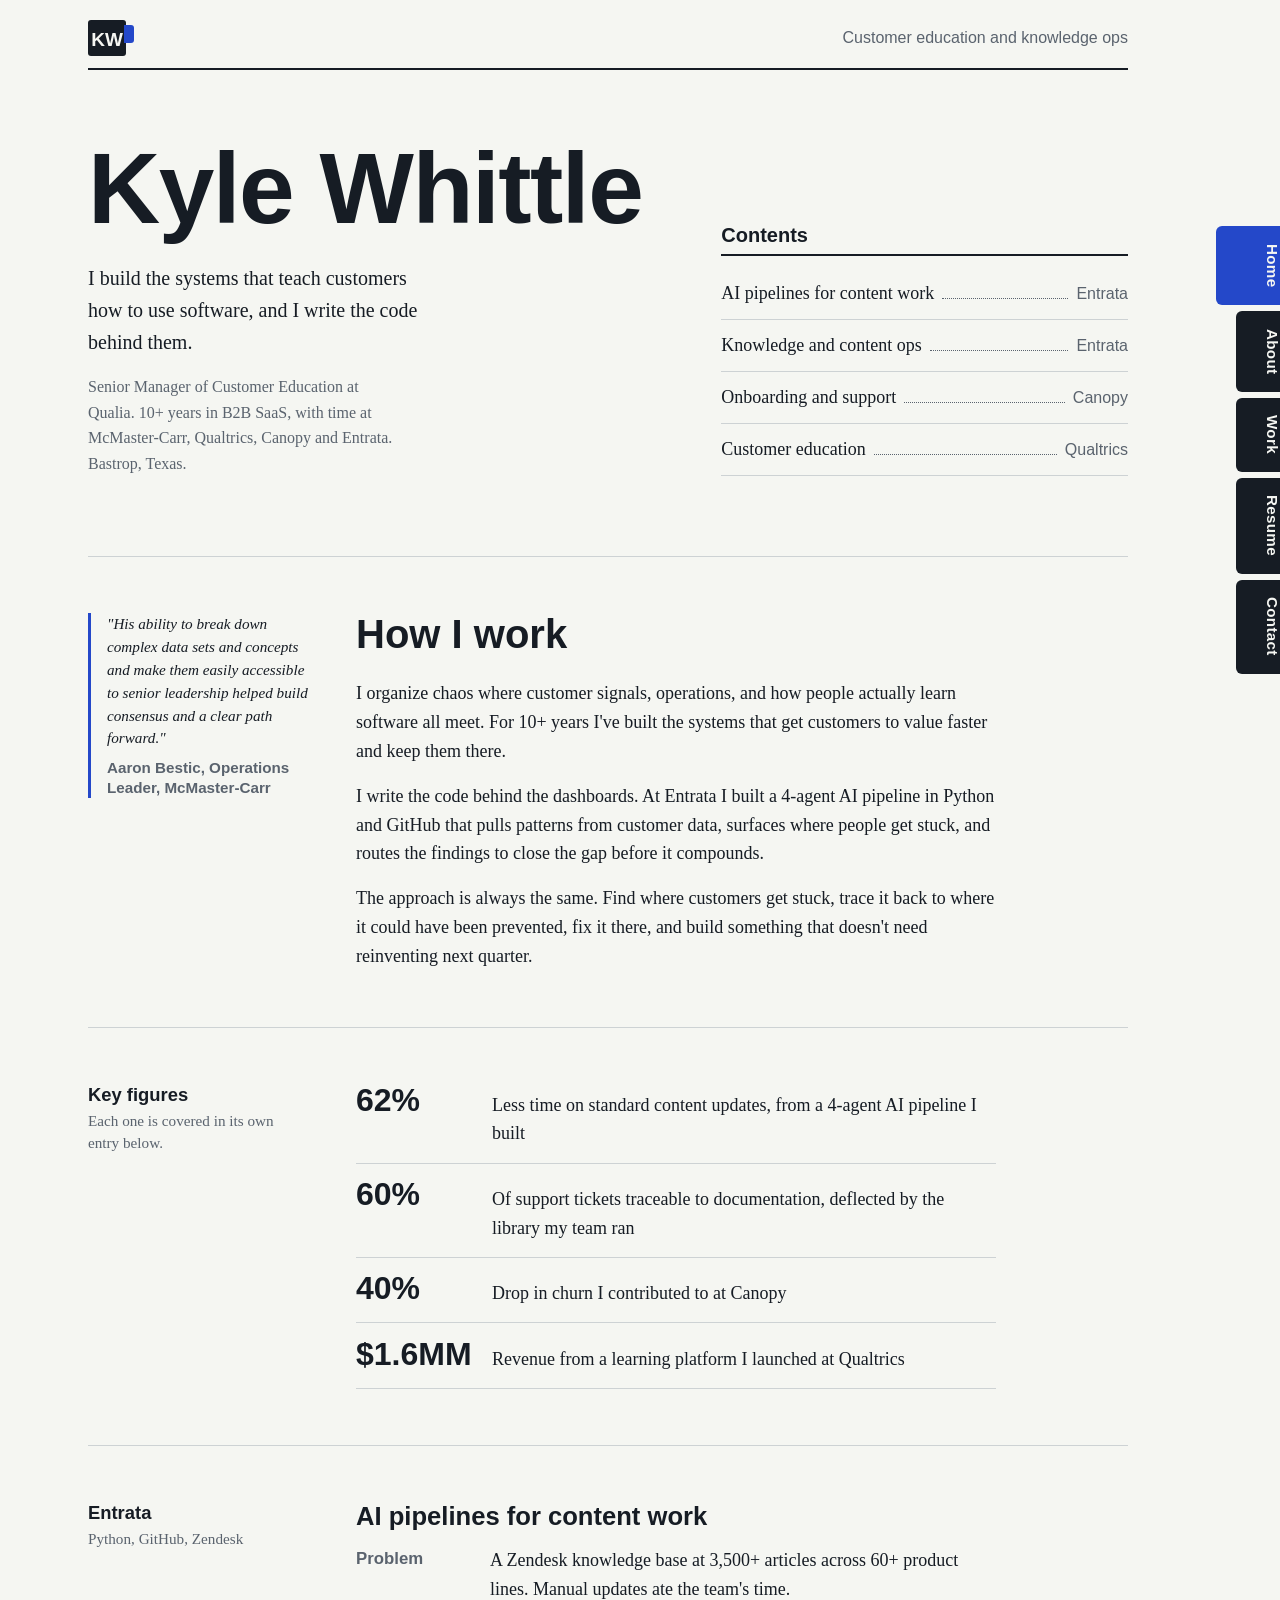
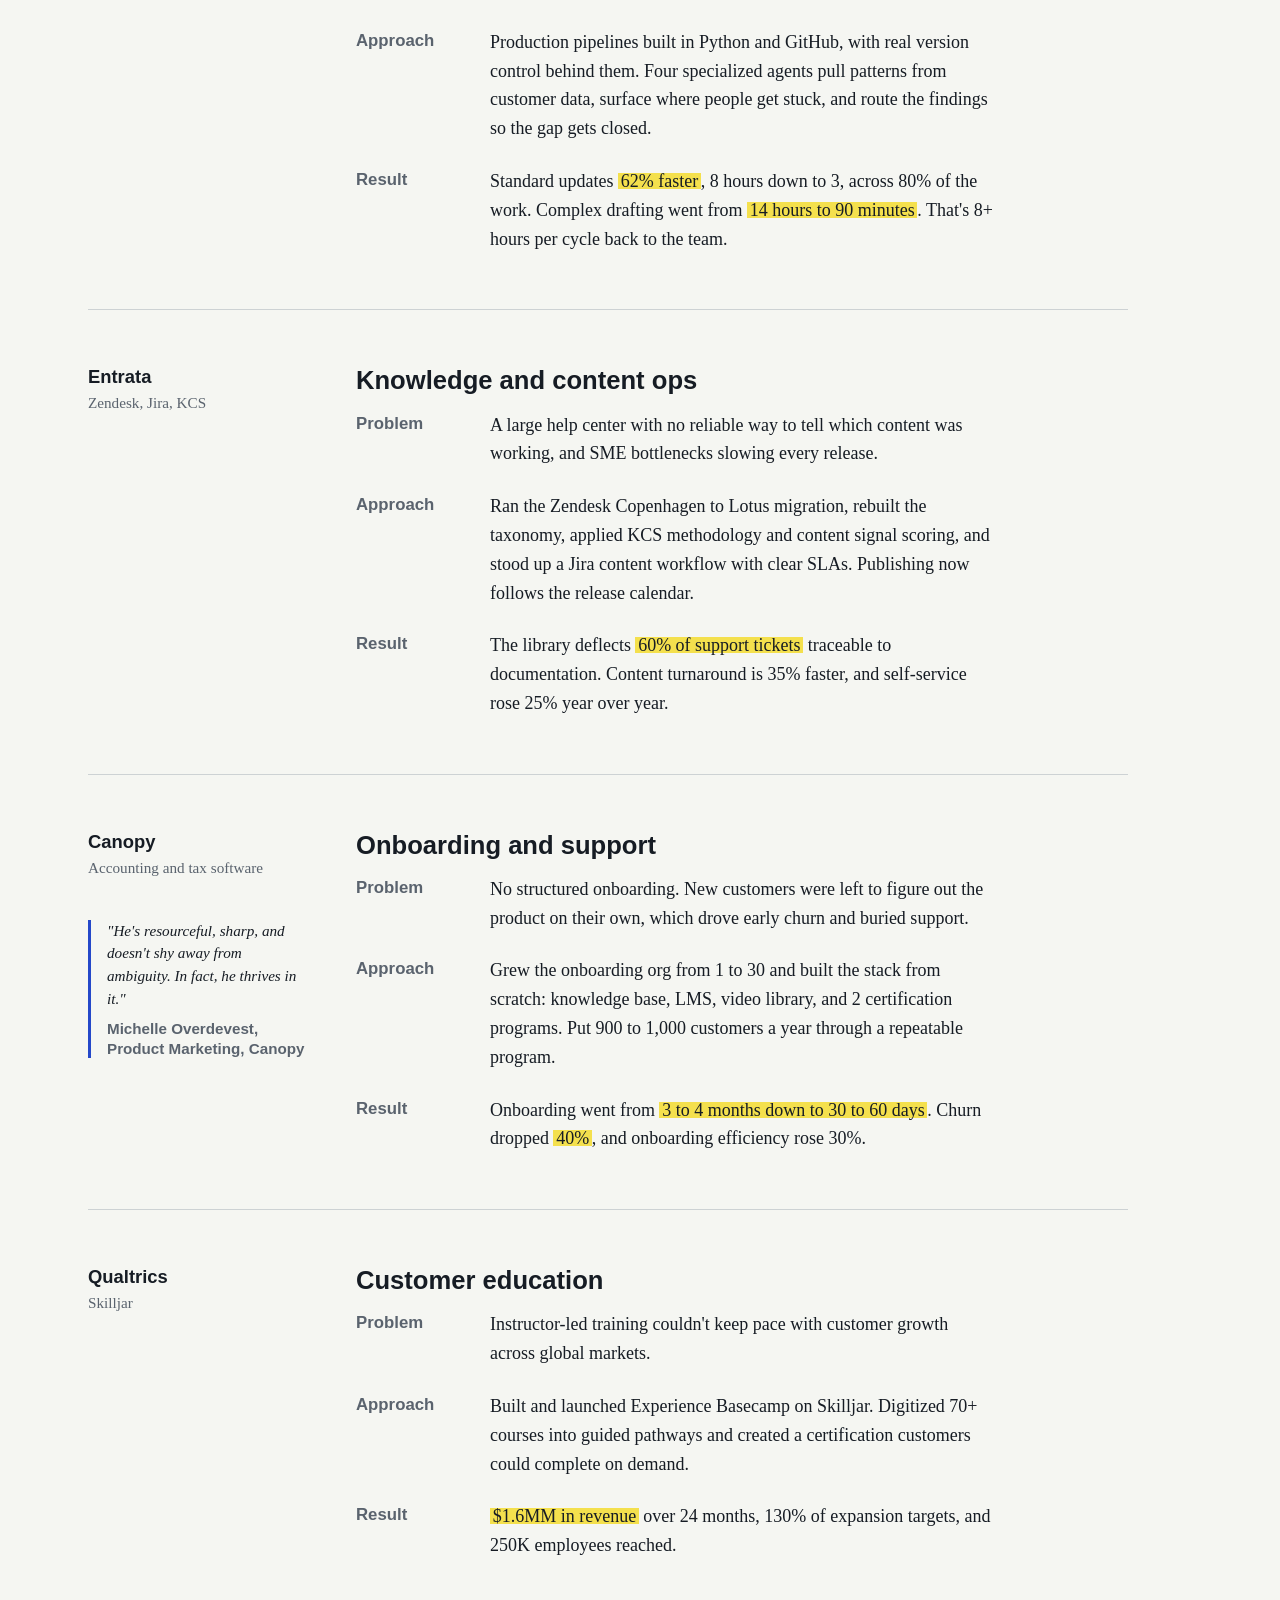
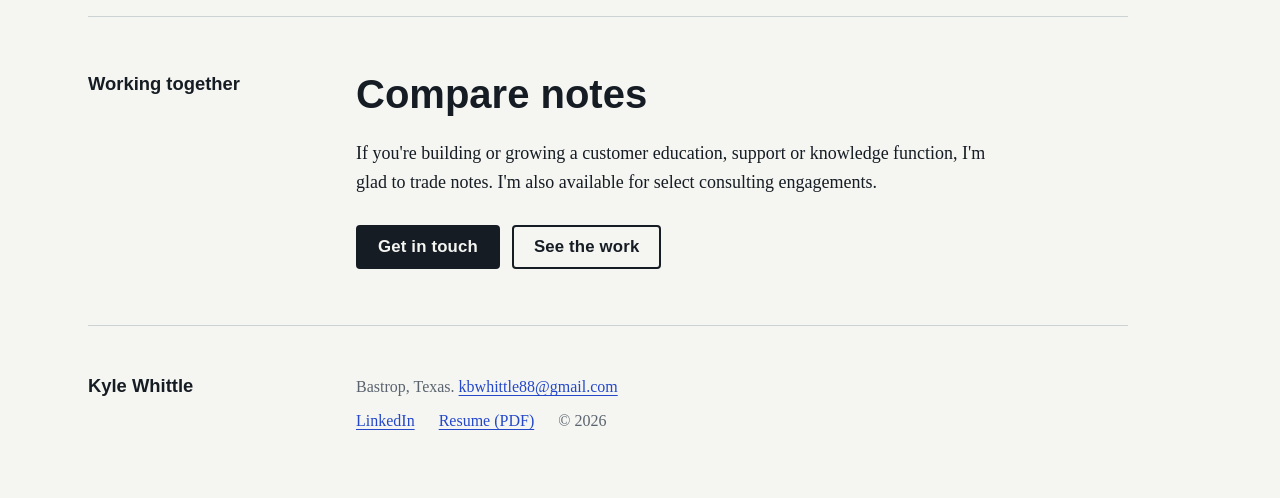
<file: index.html>
<!doctype html>
<html lang="en">
  <head>
    <meta charset="utf-8">
    <meta name="viewport" content="width=device-width, initial-scale=1">
    <link rel="stylesheet" href="css/mystyle.css">
    <link rel="icon" href="images/favicon.svg" type="image/svg+xml">

    <title>Kyle Whittle</title>
    <meta name="description" content="Customer experience and operations leader. I build AI into customer-facing teams and measure what it returns. 10+ years in B2B SaaS across knowledge, support, and onboarding.">
    <meta property="og:title" content="Kyle Whittle">
    <meta property="og:description" content="Customer experience and operations leader. I build AI into customer-facing teams and measure what it returns. 10+ years in B2B SaaS across knowledge, support, and onboarding.">
    <meta property="og:type" content="website">
  </head>
  <body>
    <a class="skip" href="#main">Skip to content</a>

    <nav aria-label="Pages">
      <ul class="tabs">
        <li><a href="index.html" aria-current="page">Home</a></li>
        <li><a href="about.html">About</a></li>
        <li><a href="portfolio.html">Work</a></li>
        <li><a href="resume.html">Resume</a></li>
        <li><a href="contact.html">Contact</a></li>
      </ul>
    </nav>

    <div class="page"><div class="wrap">

      <header class="runhead">
        <a href="index.html" class="logo" aria-label="Kyle Whittle, home">
          <svg width="46" height="36" viewBox="0 0 46 36" aria-hidden="true" focusable="false">
            <rect x="0" y="0" width="38" height="36" rx="3" fill="#161C24"/>
            <path d="M36 5 H43 a3 3 0 0 1 3 3 V20 a3 3 0 0 1 -3 3 H36 Z" fill="#2448C9"/>
            <text x="19" y="25.5" text-anchor="middle">KW</text>
          </svg>
        </a>
        <span>Customer education and knowledge ops</span>
      </header>

      <main id="main">

        <!-- COVER -->
        <section class="cover">
          <div>
            <h1>Kyle Whittle</h1>
            <p class="lede">I build the systems that teach customers how to use software, and I write the code behind them.</p>
            <p class="where">Senior Manager of Customer Education at Qualia. 10+ years in B2B SaaS, with time at McMaster-Carr, Qualtrics, Canopy and Entrata. Bastrop, Texas.</p>
          </div>
          <nav class="contents" aria-label="Contents">
            <h2>Contents</h2>
            <ol>
              <li><a href="#pipelines">AI pipelines for content work <span class="pg">Entrata</span></a></li>
              <li><a href="#knowledge">Knowledge and content ops <span class="pg">Entrata</span></a></li>
              <li><a href="#onboarding">Onboarding and support <span class="pg">Canopy</span></a></li>
              <li><a href="#education">Customer education <span class="pg">Qualtrics</span></a></li>
            </ol>
          </nav>
        </section>

        <!-- HOW I WORK -->
        <section class="sec">
          <div class="margin after">
            <blockquote class="note">"His ability to break down complex data sets and concepts and make them easily accessible to senior leadership helped build consensus and a clear path forward."
              <cite>Aaron Bestic, Operations Leader, McMaster-Carr</cite></blockquote>
          </div>
          <div>
            <h2>How I work</h2>
            <p>I organize chaos where customer signals, operations, and how people actually learn software all meet. For 10+ years I've built the systems that get customers to value faster and keep them there.</p>
            <p>I write the code behind the dashboards. At Entrata I built a 4-agent AI pipeline in Python and GitHub that pulls patterns from customer data, surfaces where people get stuck, and routes the findings to close the gap before it compounds.</p>
            <p>The approach is always the same. Find where customers get stuck, trace it back to where it could have been prevented, fix it there, and build something that doesn't need reinventing next quarter.</p>
          </div>
        </section>

        <!-- KEY FIGURES -->
        <section class="sec">
          <div class="margin">
            <h4>Key figures</h4>
            <p>Each one is covered in its own entry below.</p>
          </div>
          <table class="figures">
            <tr><td class="num">62%</td><td>Less time on standard content updates, from a 4-agent AI pipeline I built</td></tr>
            <tr><td class="num">60%</td><td>Of support tickets traceable to documentation, deflected by the library my team ran</td></tr>
            <tr><td class="num">40%</td><td>Drop in churn I contributed to at Canopy</td></tr>
            <tr><td class="num">$1.6MM</td><td>Revenue from a learning platform I launched at Qualtrics</td></tr>
          </table>
        </section>

        <!-- AI PIPELINES -->
        <section class="sec" id="pipelines">
          <div class="margin">
            <h4>Entrata</h4>
            <p>Python, GitHub, Zendesk</p>
          </div>
          <div>
            <h3>AI pipelines for content work</h3>
            <dl class="entry">
              <dt>Problem</dt>
              <dd>A Zendesk knowledge base at 3,500+ articles across 60+ product lines. Manual updates ate the team's time.</dd>
              <dt>Approach</dt>
              <dd>Production pipelines built in Python and GitHub, with real version control behind them. Four specialized agents pull patterns from customer data, surface where people get stuck, and route the findings so the gap gets closed.</dd>
              <dt>Result</dt>
              <dd>Standard updates <mark>62% faster</mark>, 8 hours down to 3, across 80% of the work. Complex drafting went from <mark>14 hours to 90 minutes</mark>. That's 8+ hours per cycle back to the team.</dd>
            </dl>
          </div>
        </section>

        <!-- KNOWLEDGE OPS -->
        <section class="sec" id="knowledge">
          <div class="margin">
            <h4>Entrata</h4>
            <p>Zendesk, Jira, KCS</p>
          </div>
          <div>
            <h3>Knowledge and content ops</h3>
            <dl class="entry">
              <dt>Problem</dt>
              <dd>A large help center with no reliable way to tell which content was working, and SME bottlenecks slowing every release.</dd>
              <dt>Approach</dt>
              <dd>Ran the Zendesk Copenhagen to Lotus migration, rebuilt the taxonomy, applied KCS methodology and content signal scoring, and stood up a Jira content workflow with clear SLAs. Publishing now follows the release calendar.</dd>
              <dt>Result</dt>
              <dd>The library deflects <mark>60% of support tickets</mark> traceable to documentation. Content turnaround is 35% faster, and self-service rose 25% year over year.</dd>
            </dl>
          </div>
        </section>

        <!-- ONBOARDING -->
        <section class="sec" id="onboarding">
          <div class="margin">
            <h4>Canopy</h4>
            <p>Accounting and tax software</p>
            <blockquote class="note">"He's resourceful, sharp, and doesn't shy away from ambiguity. In fact, he thrives in it."
              <cite>Michelle Overdevest, Product Marketing, Canopy</cite></blockquote>
          </div>
          <div>
            <h3>Onboarding and support</h3>
            <dl class="entry">
              <dt>Problem</dt>
              <dd>No structured onboarding. New customers were left to figure out the product on their own, which drove early churn and buried support.</dd>
              <dt>Approach</dt>
              <dd>Grew the onboarding org from 1 to 30 and built the stack from scratch: knowledge base, LMS, video library, and 2 certification programs. Put 900 to 1,000 customers a year through a repeatable program.</dd>
              <dt>Result</dt>
              <dd>Onboarding went from <mark>3 to 4 months down to 30 to 60 days</mark>. Churn dropped <mark>40%</mark>, and onboarding efficiency rose 30%.</dd>
            </dl>
          </div>
        </section>

        <!-- EDUCATION -->
        <section class="sec" id="education">
          <div class="margin">
            <h4>Qualtrics</h4>
            <p>Skilljar</p>
          </div>
          <div>
            <h3>Customer education</h3>
            <dl class="entry">
              <dt>Problem</dt>
              <dd>Instructor-led training couldn't keep pace with customer growth across global markets.</dd>
              <dt>Approach</dt>
              <dd>Built and launched Experience Basecamp on Skilljar. Digitized 70+ courses into guided pathways and created a certification customers could complete on demand.</dd>
              <dt>Result</dt>
              <dd><mark>$1.6MM in revenue</mark> over 24 months, 130% of expansion targets, and 250K employees reached.</dd>
            </dl>
          </div>
        </section>

        <!-- CLOSE -->
        <section class="sec">
          <div class="margin">
            <h4>Working together</h4>
          </div>
          <div>
            <h2>Compare notes</h2>
            <p>If you're building or growing a customer education, support or knowledge function, I'm glad to trade notes. I'm also available for select consulting engagements.</p>
            <div class="actions">
              <a href="contact.html" class="btn">Get in touch</a>
              <a href="portfolio.html" class="btn alt">See the work</a>
            </div>
          </div>
        </section>

      </main>

      <footer class="colophon">
        <div><strong>Kyle Whittle</strong></div>
        <div>
          <p>Bastrop, Texas. <a href="mailto:kbwhittle88@gmail.com">kbwhittle88@gmail.com</a></p>
          <ul>
            <li><a href="https://www.linkedin.com/in/kwhittle88" target="_blank" rel="noopener">LinkedIn</a></li>
            <li><a href="files/Kyle_Whittle_Resume_KnowledgeOps.pdf">Resume (PDF)</a></li>
            <li>&copy; 2026</li>
          </ul>
        </div>
      </footer>

    </div></div>
  </body>
</html>
</file>
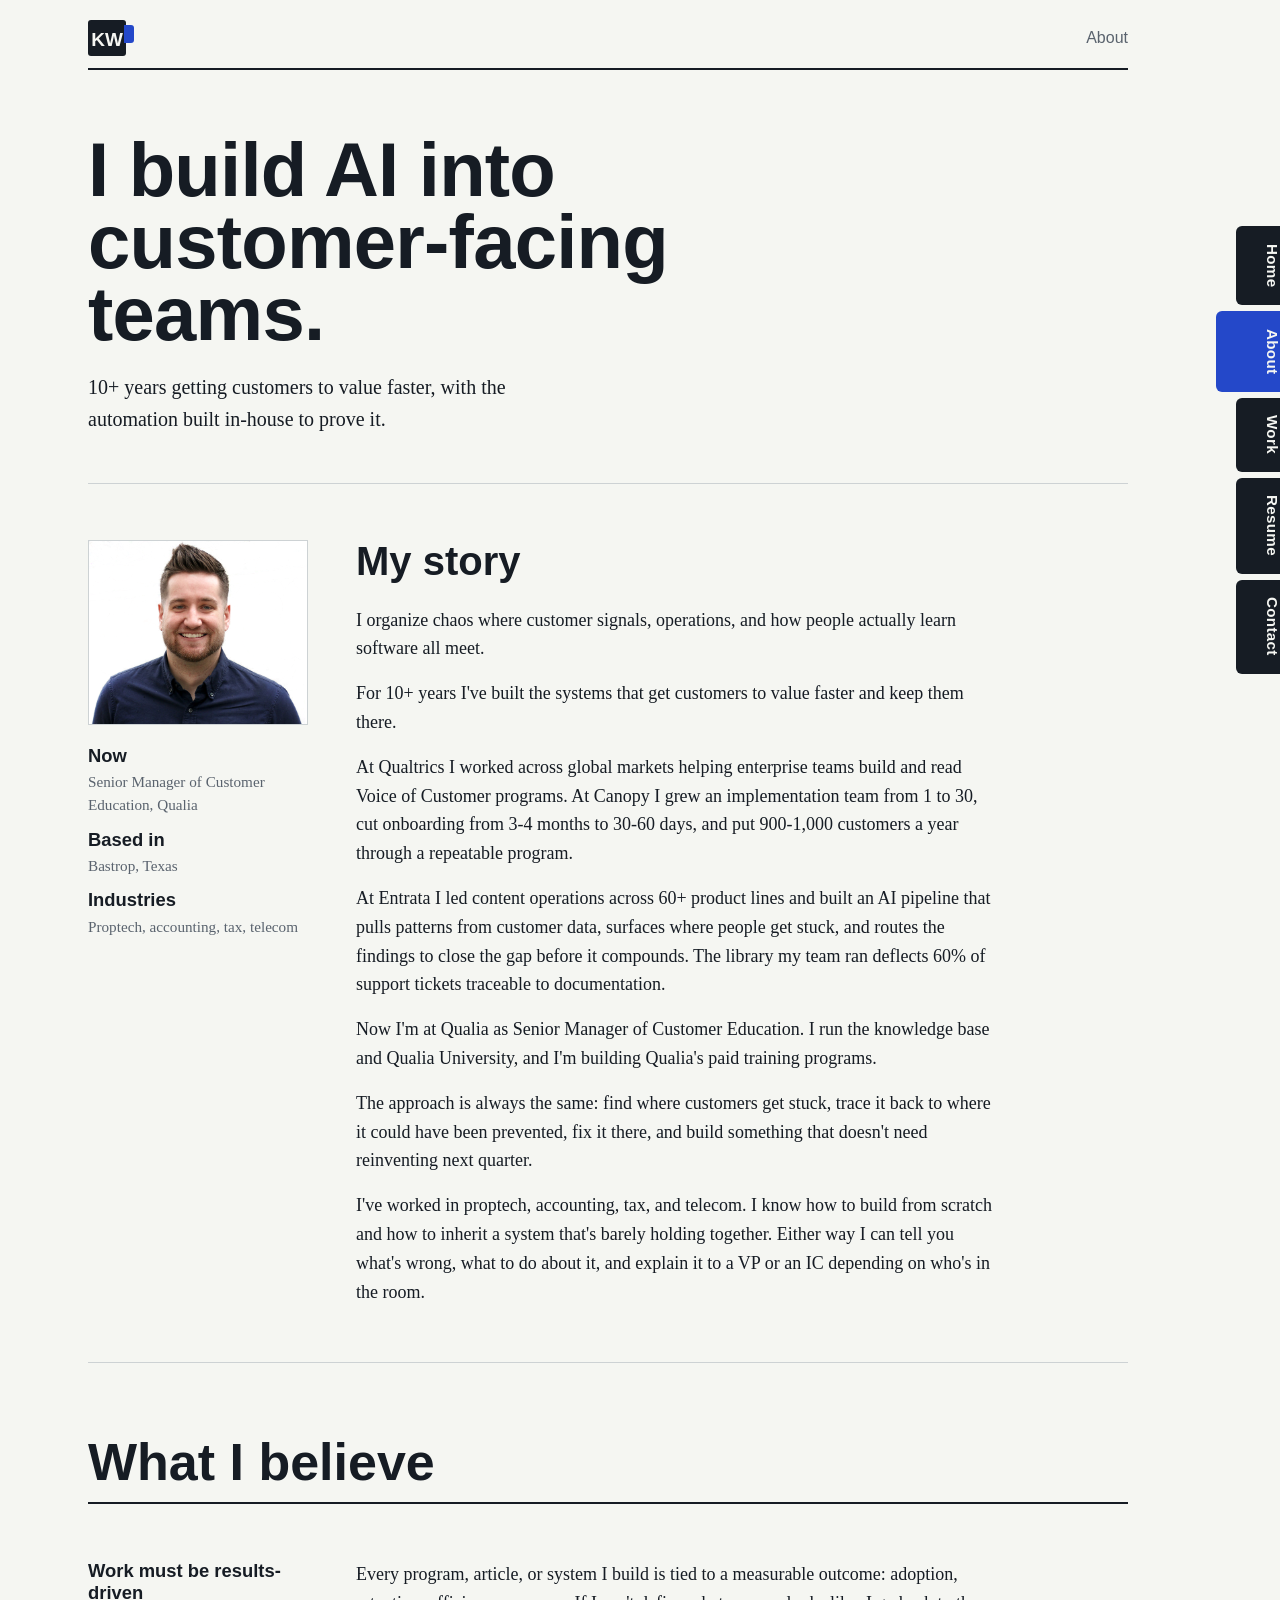
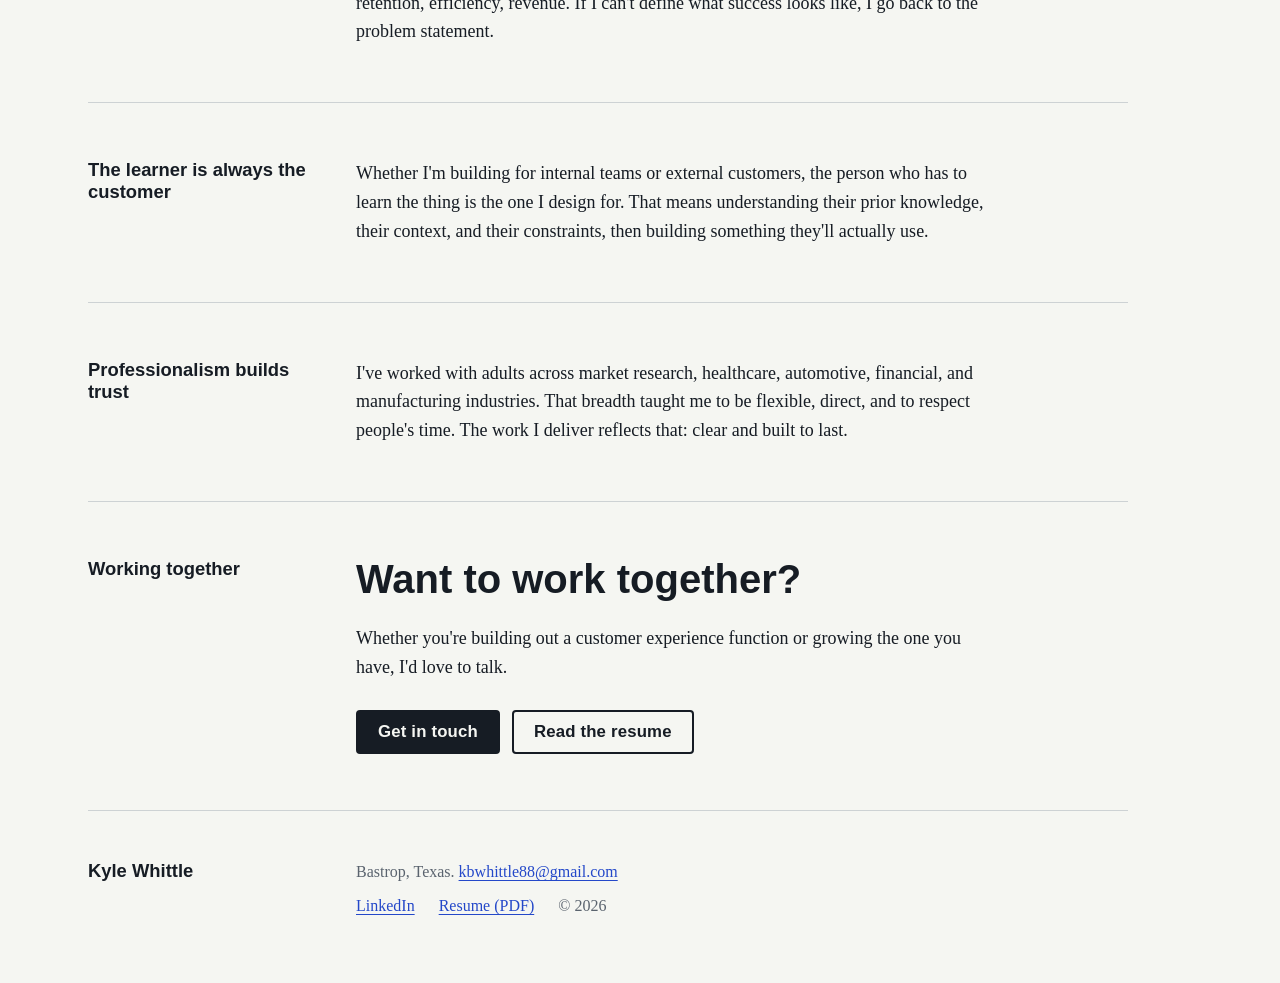
<file: about.html>
<!doctype html>
<html lang="en">
  <head>
    <meta charset="utf-8">
    <meta name="viewport" content="width=device-width, initial-scale=1">
    <link rel="stylesheet" href="css/mystyle.css">
    <link rel="icon" href="images/favicon.svg" type="image/svg+xml">

    <title>Kyle Whittle: About</title>
    <meta name="description" content="Customer experience and operations leader who builds AI into customer-facing teams. 10+ years in B2B SaaS across Qualtrics, Canopy, and Entrata.">
    <meta property="og:title" content="Kyle Whittle: About">
    <meta property="og:description" content="Customer experience and operations leader who builds AI into customer-facing teams. 10+ years in B2B SaaS across Qualtrics, Canopy, and Entrata.">
    <meta property="og:type" content="website">
  </head>
  <body>
    <a class="skip" href="#main">Skip to content</a>

    <nav aria-label="Pages">
      <ul class="tabs">
        <li><a href="index.html">Home</a></li>
        <li><a href="about.html" aria-current="page">About</a></li>
        <li><a href="portfolio.html">Work</a></li>
        <li><a href="resume.html">Resume</a></li>
        <li><a href="contact.html">Contact</a></li>
      </ul>
    </nav>

    <div class="page"><div class="wrap">

      <header class="runhead">
        <a href="index.html" class="logo" aria-label="Kyle Whittle, home">
          <svg width="46" height="36" viewBox="0 0 46 36" aria-hidden="true" focusable="false">
            <rect x="0" y="0" width="38" height="36" rx="3" fill="#161C24"/>
            <path d="M36 5 H43 a3 3 0 0 1 3 3 V20 a3 3 0 0 1 -3 3 H36 Z" fill="#2448C9"/>
            <text x="19" y="25.5" text-anchor="middle">KW</text>
          </svg>
        </a>
        <span>About</span>
      </header>

      <main id="main">

        <section class="title">
          <h1>I build AI into customer-facing teams.</h1>
          <p class="lede">10+ years getting customers to value faster, with the automation built in-house to prove it.</p>
        </section>

        <!-- MY STORY -->
        <section class="sec">
          <div class="margin">
            <img class="portrait" src="images/kylew2pic_trans.png" alt="Kyle Whittle">
            <h4>Now</h4>
            <p>Senior Manager of Customer Education, Qualia</p>
            <h4>Based in</h4>
            <p>Bastrop, Texas</p>
            <h4>Industries</h4>
            <p>Proptech, accounting, tax, telecom</p>
          </div>
          <div>
            <h2>My story</h2>
            <p>I organize chaos where customer signals, operations, and how people actually learn software all meet.</p>
            <p>For 10+ years I've built the systems that get customers to value faster and keep them there.</p>
            <p>At Qualtrics I worked across global markets helping enterprise teams build and read Voice of Customer programs. At Canopy I grew an implementation team from 1 to 30, cut onboarding from 3-4 months to 30-60 days, and put 900-1,000 customers a year through a repeatable program.</p>
            <p>At Entrata I led content operations across 60+ product lines and built an AI pipeline that pulls patterns from customer data, surfaces where people get stuck, and routes the findings to close the gap before it compounds. The library my team ran deflects 60% of support tickets traceable to documentation.</p>
            <p>Now I'm at Qualia as Senior Manager of Customer Education. I run the knowledge base and Qualia University, and I'm building Qualia's paid training programs.</p>
            <p>The approach is always the same: find where customers get stuck, trace it back to where it could have been prevented, fix it there, and build something that doesn't need reinventing next quarter.</p>
            <p>I've worked in proptech, accounting, tax, and telecom. I know how to build from scratch and how to inherit a system that's barely holding together. Either way I can tell you what's wrong, what to do about it, and explain it to a VP or an IC depending on who's in the room.</p>
          </div>
        </section>

        <!-- WHAT I BELIEVE -->
        <div class="part">
          <h2>What I believe</h2>
        </div>

        <section class="sec">
          <div class="margin"><h4>Work must be results-driven</h4></div>
          <div>
            <p>Every program, article, or system I build is tied to a measurable outcome: adoption, retention, efficiency, revenue. If I can't define what success looks like, I go back to the problem statement.</p>
          </div>
        </section>

        <section class="sec">
          <div class="margin"><h4>The learner is always the customer</h4></div>
          <div>
            <p>Whether I'm building for internal teams or external customers, the person who has to learn the thing is the one I design for. That means understanding their prior knowledge, their context, and their constraints, then building something they'll actually use.</p>
          </div>
        </section>

        <section class="sec">
          <div class="margin"><h4>Professionalism builds trust</h4></div>
          <div>
            <p>I've worked with adults across market research, healthcare, automotive, financial, and manufacturing industries. That breadth taught me to be flexible, direct, and to respect people's time. The work I deliver reflects that: clear and built to last.</p>
          </div>
        </section>

        <!-- CLOSE -->
        <section class="sec">
          <div class="margin">
            <h4>Working together</h4>
          </div>
          <div>
            <h2>Want to work together?</h2>
            <p>Whether you're building out a customer experience function or growing the one you have, I'd love to talk.</p>
            <div class="actions">
              <a href="contact.html" class="btn">Get in touch</a>
              <a href="resume.html" class="btn alt">Read the resume</a>
            </div>
          </div>
        </section>

      </main>

      <footer class="colophon">
        <div><strong>Kyle Whittle</strong></div>
        <div>
          <p>Bastrop, Texas. <a href="mailto:kbwhittle88@gmail.com">kbwhittle88@gmail.com</a></p>
          <ul>
            <li><a href="https://www.linkedin.com/in/kwhittle88" target="_blank" rel="noopener">LinkedIn</a></li>
            <li><a href="files/Kyle_Whittle_Resume_KnowledgeOps.pdf">Resume (PDF)</a></li>
            <li>&copy; 2026</li>
          </ul>
        </div>
      </footer>

    </div></div>
  </body>
</html>
</file>
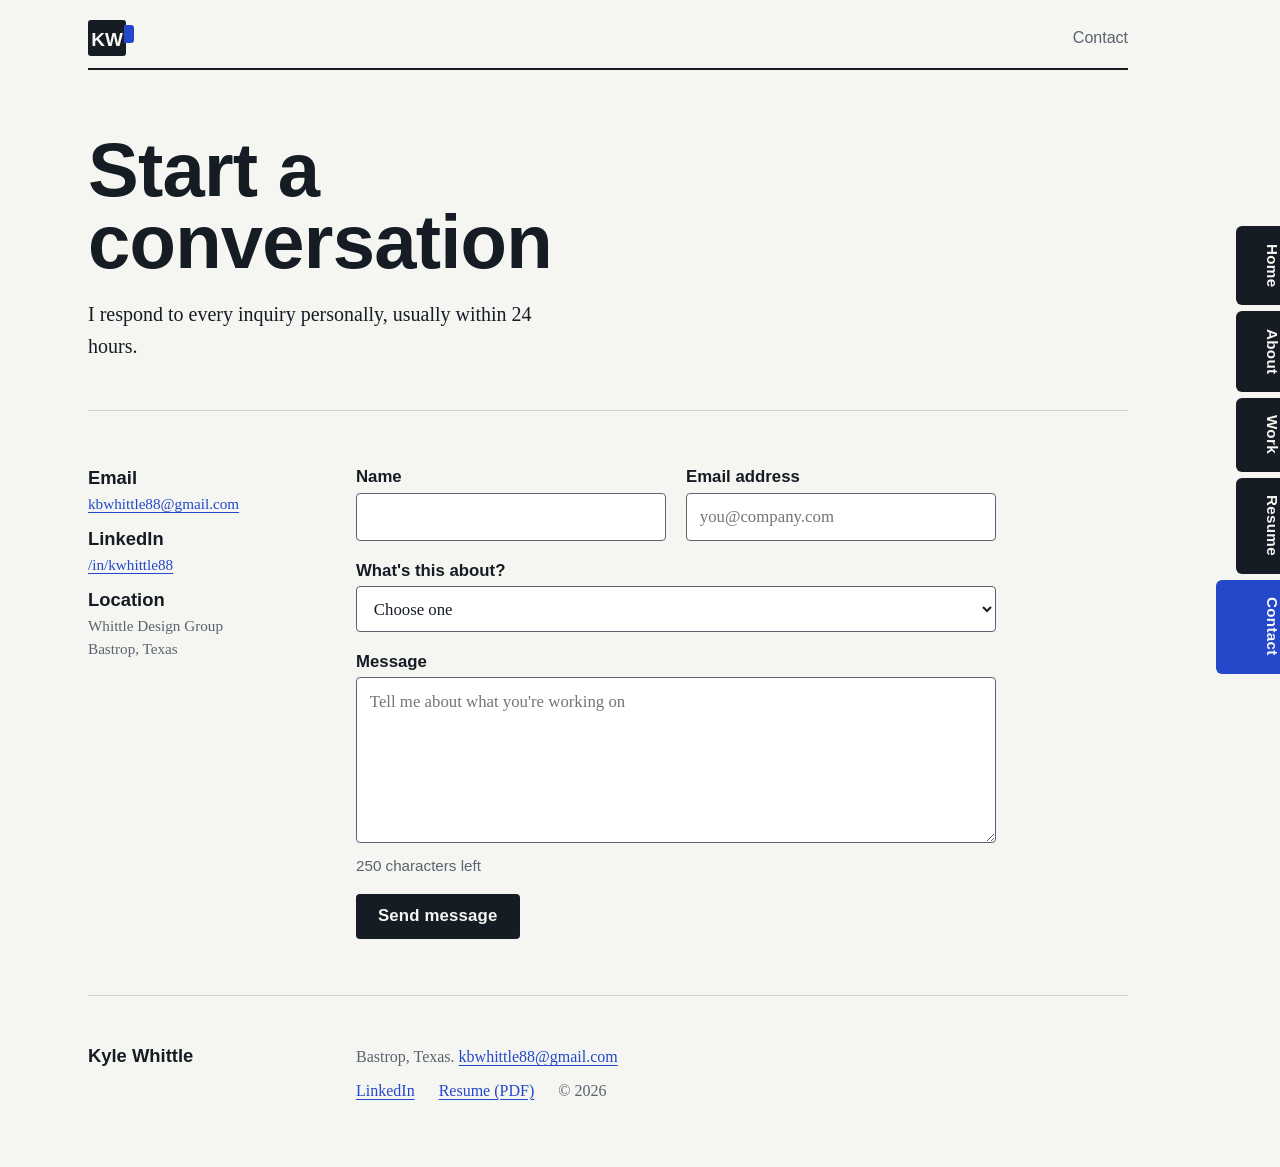
<file: contact.html>
<!doctype html>
<html lang="en">
  <head>
    <meta charset="utf-8">
    <meta name="viewport" content="width=device-width, initial-scale=1">
    <link rel="stylesheet" href="css/mystyle.css">
    <link rel="icon" href="images/favicon.svg" type="image/svg+xml">

    <title>Kyle Whittle: Contact</title>
    <meta name="description" content="Get in touch with Kyle Whittle about AI for customer operations, CX and knowledge work, or consulting.">
    <meta property="og:title" content="Kyle Whittle: Contact">
    <meta property="og:description" content="Get in touch with Kyle Whittle about AI for customer operations, CX and knowledge work, or consulting.">
    <meta property="og:type" content="website">
  </head>
  <body>
    <a class="skip" href="#main">Skip to content</a>

    <nav aria-label="Pages">
      <ul class="tabs">
        <li><a href="index.html">Home</a></li>
        <li><a href="about.html">About</a></li>
        <li><a href="portfolio.html">Work</a></li>
        <li><a href="resume.html">Resume</a></li>
        <li><a href="contact.html" aria-current="page">Contact</a></li>
      </ul>
    </nav>

    <div class="page"><div class="wrap">

      <header class="runhead">
        <a href="index.html" class="logo" aria-label="Kyle Whittle, home">
          <svg width="46" height="36" viewBox="0 0 46 36" aria-hidden="true" focusable="false">
            <rect x="0" y="0" width="38" height="36" rx="3" fill="#161C24"/>
            <path d="M36 5 H43 a3 3 0 0 1 3 3 V20 a3 3 0 0 1 -3 3 H36 Z" fill="#2448C9"/>
            <text x="19" y="25.5" text-anchor="middle">KW</text>
          </svg>
        </a>
        <span>Contact</span>
      </header>

      <main id="main">

        <section class="title">
          <h1>Start a conversation</h1>
          <p class="lede">I respond to every inquiry personally, usually within 24 hours.</p>
        </section>

        <section class="sec">
          <div class="margin after">
            <h4>Email</h4>
            <p><a href="mailto:kbwhittle88@gmail.com">kbwhittle88@gmail.com</a></p>
            <h4>LinkedIn</h4>
            <p><a href="https://www.linkedin.com/in/kwhittle88" target="_blank" rel="noopener">/in/kwhittle88</a></p>
            <h4>Location</h4>
            <p>Whittle Design Group<br>Bastrop, Texas</p>
          </div>
          <form action="https://formspree.io/f/xaqlrydl" method="POST">
            <input type="hidden" name="_subject" value="New inquiry from Kyle Whittle site">
            <input type="hidden" name="_next" value="thankyou.html">

            <div class="two">
              <div class="field">
                <label for="name">Name</label>
                <input type="text" id="name" name="name" autocomplete="name" required>
              </div>
              <div class="field">
                <label for="email">Email address</label>
                <input type="email" id="email" name="email" autocomplete="email" placeholder="you@company.com" required>
              </div>
            </div>

            <div class="field">
              <label for="subject">What's this about?</label>
              <select id="subject" name="subject" required>
                <option value="" selected>Choose one</option>
                <option value="AI & Automation">AI &amp; automation</option>
                <option value="CX & Operations">CX &amp; operations</option>
                <option value="Knowledge & Content Ops">Knowledge &amp; content ops</option>
                <option value="Fractional or Consulting">Fractional or consulting</option>
                <option value="Other">Other</option>
              </select>
            </div>

            <div class="field">
              <label for="message">Message</label>
              <textarea id="message" name="message" placeholder="Tell me about what you're working on" maxlength="250" rows="6" aria-describedby="characterLeft"></textarea>
              <p id="characterLeft" class="count">250 characters left</p>
            </div>

            <button type="submit" class="btn">Send message</button>
          </form>
        </section>

      </main>

      <footer class="colophon">
        <div><strong>Kyle Whittle</strong></div>
        <div>
          <p>Bastrop, Texas. <a href="mailto:kbwhittle88@gmail.com">kbwhittle88@gmail.com</a></p>
          <ul>
            <li><a href="https://www.linkedin.com/in/kwhittle88" target="_blank" rel="noopener">LinkedIn</a></li>
            <li><a href="files/Kyle_Whittle_Resume_KnowledgeOps.pdf">Resume (PDF)</a></li>
            <li>&copy; 2026</li>
          </ul>
        </div>
      </footer>

    </div></div>

    <script src="js/scripts.js"></script>
  </body>
</html>
</file>
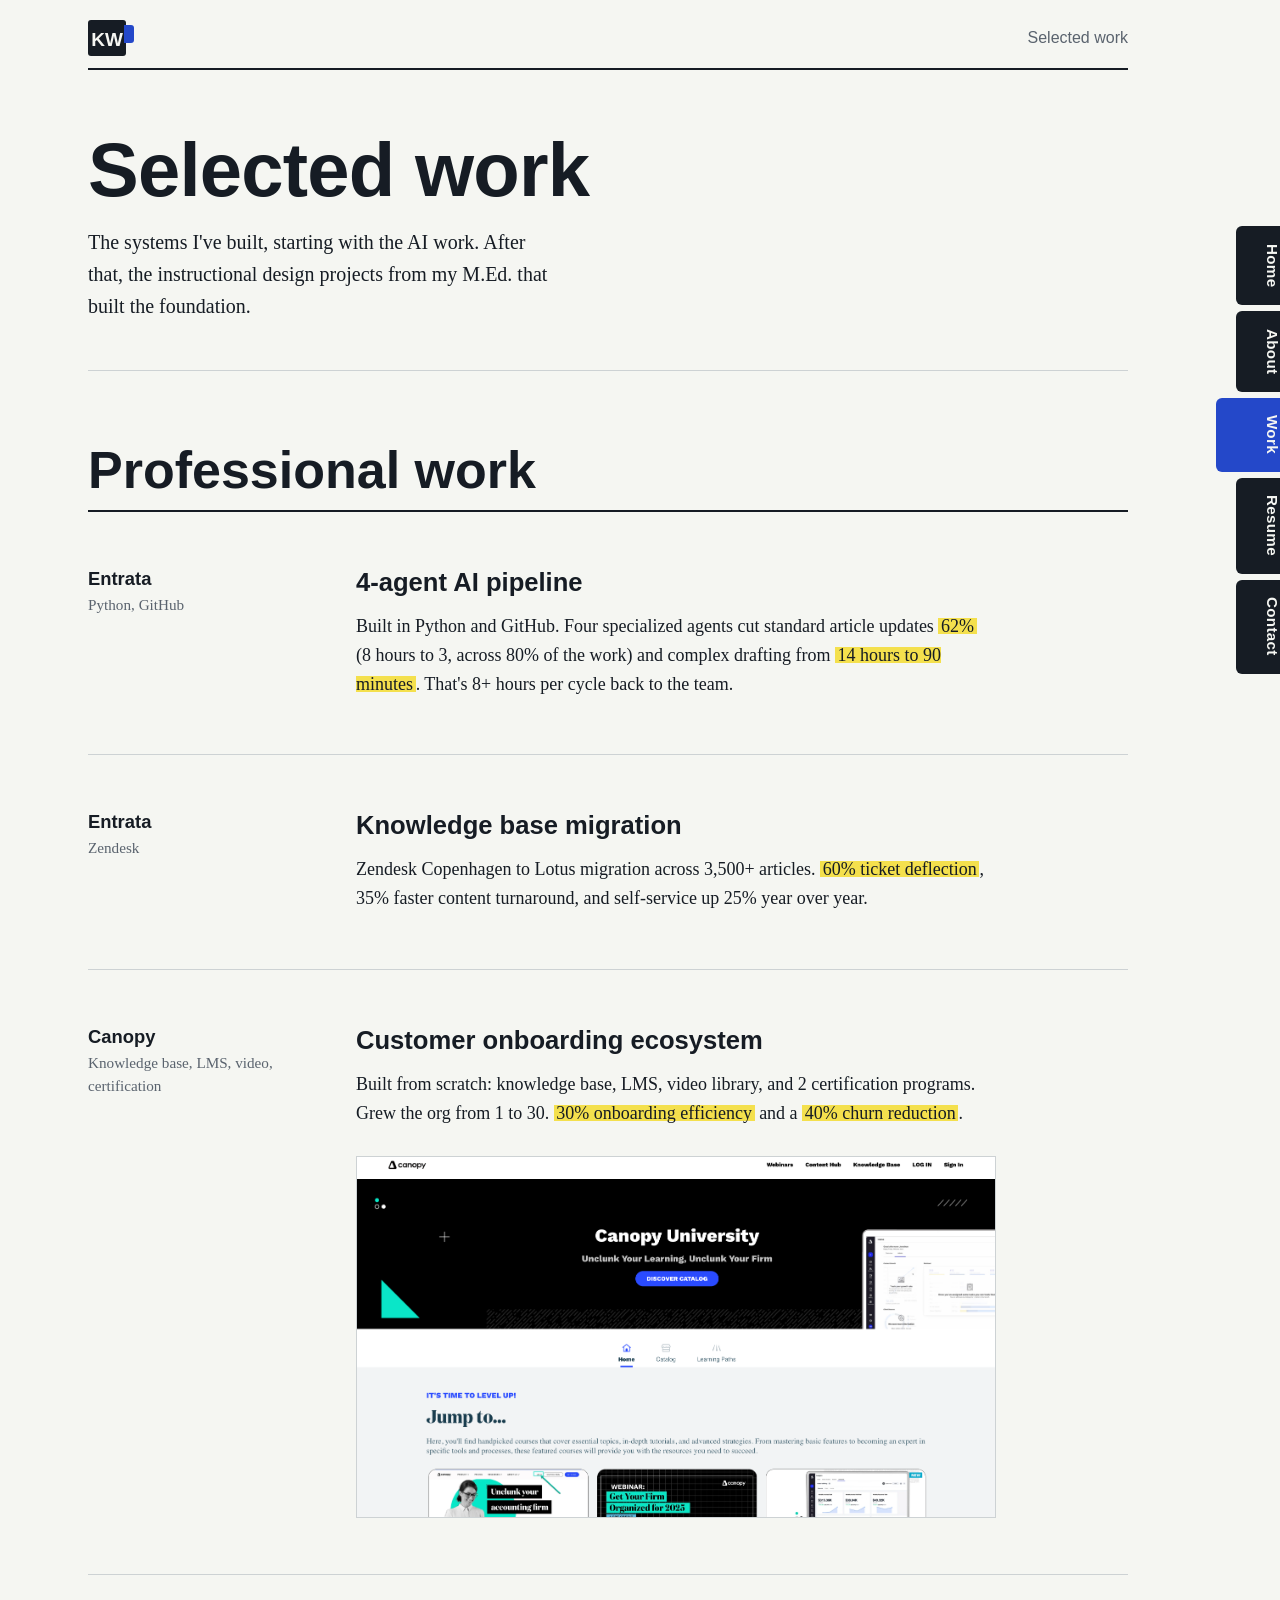
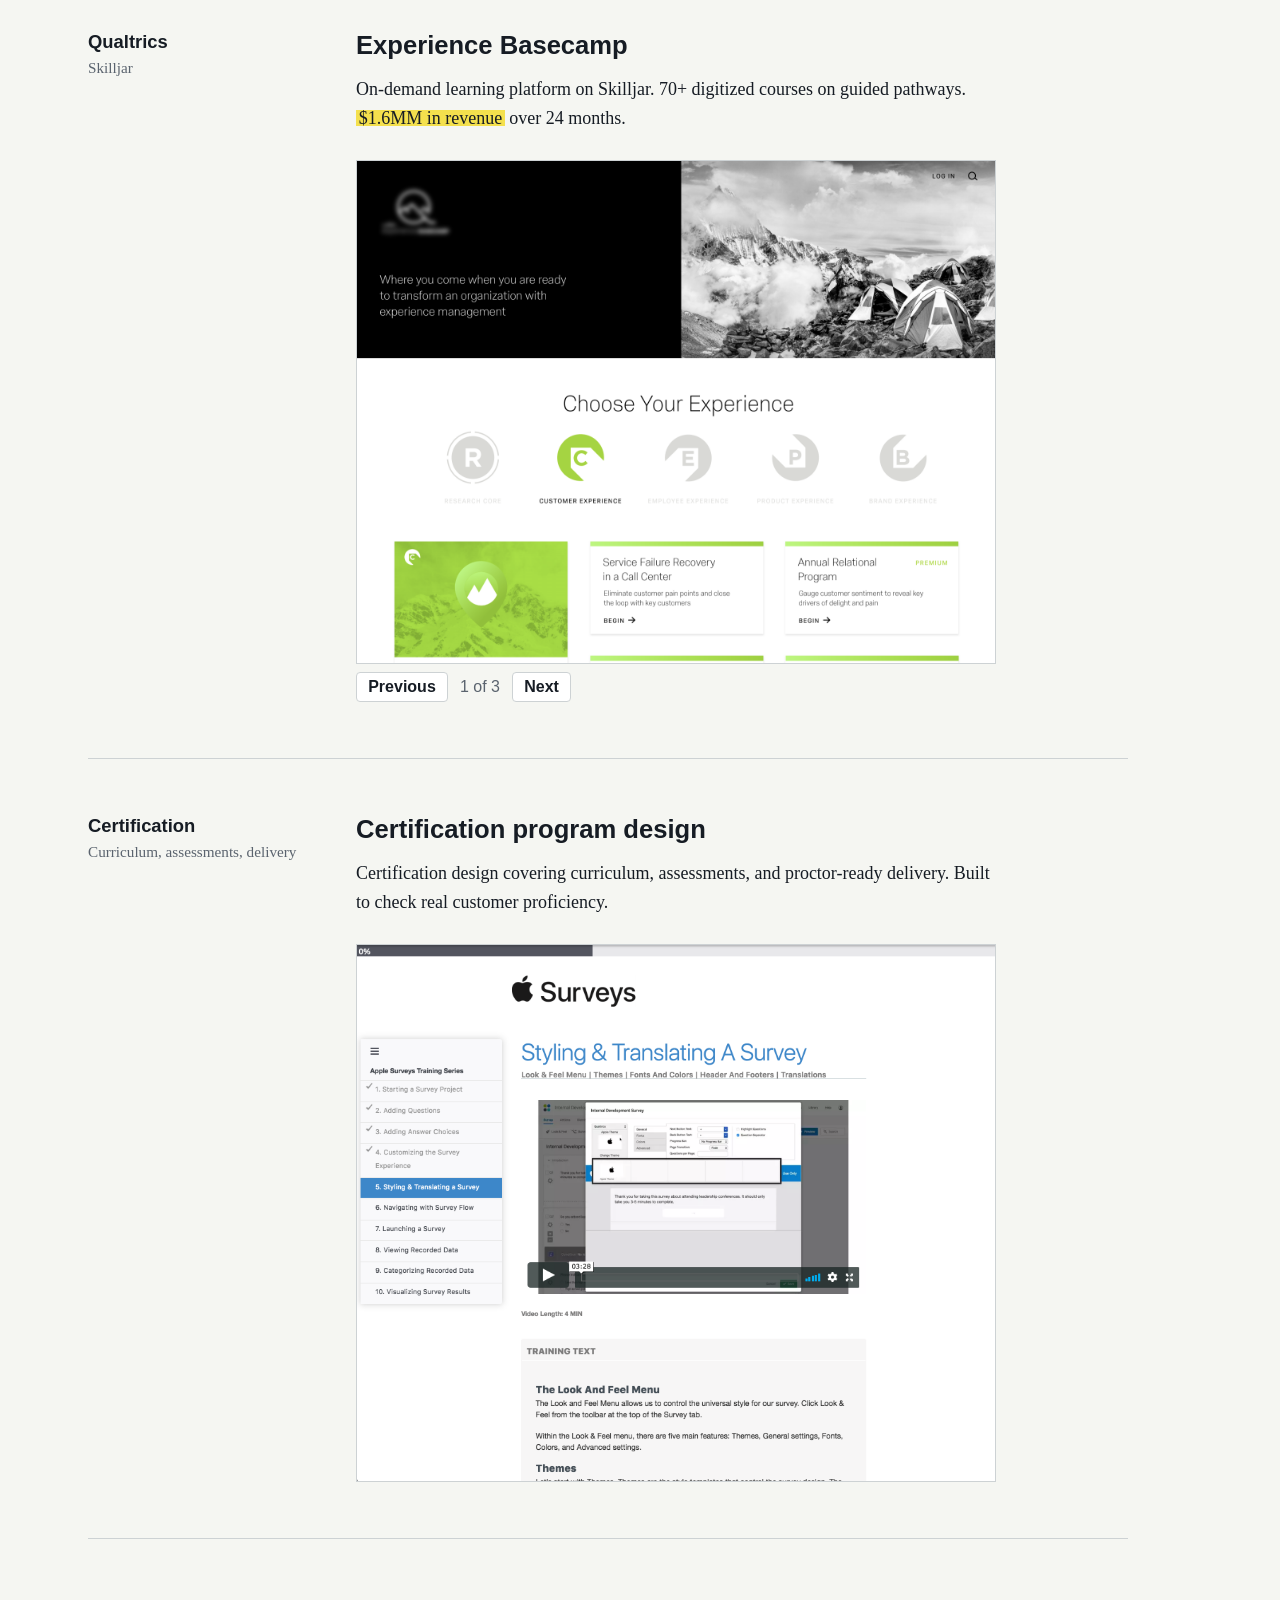
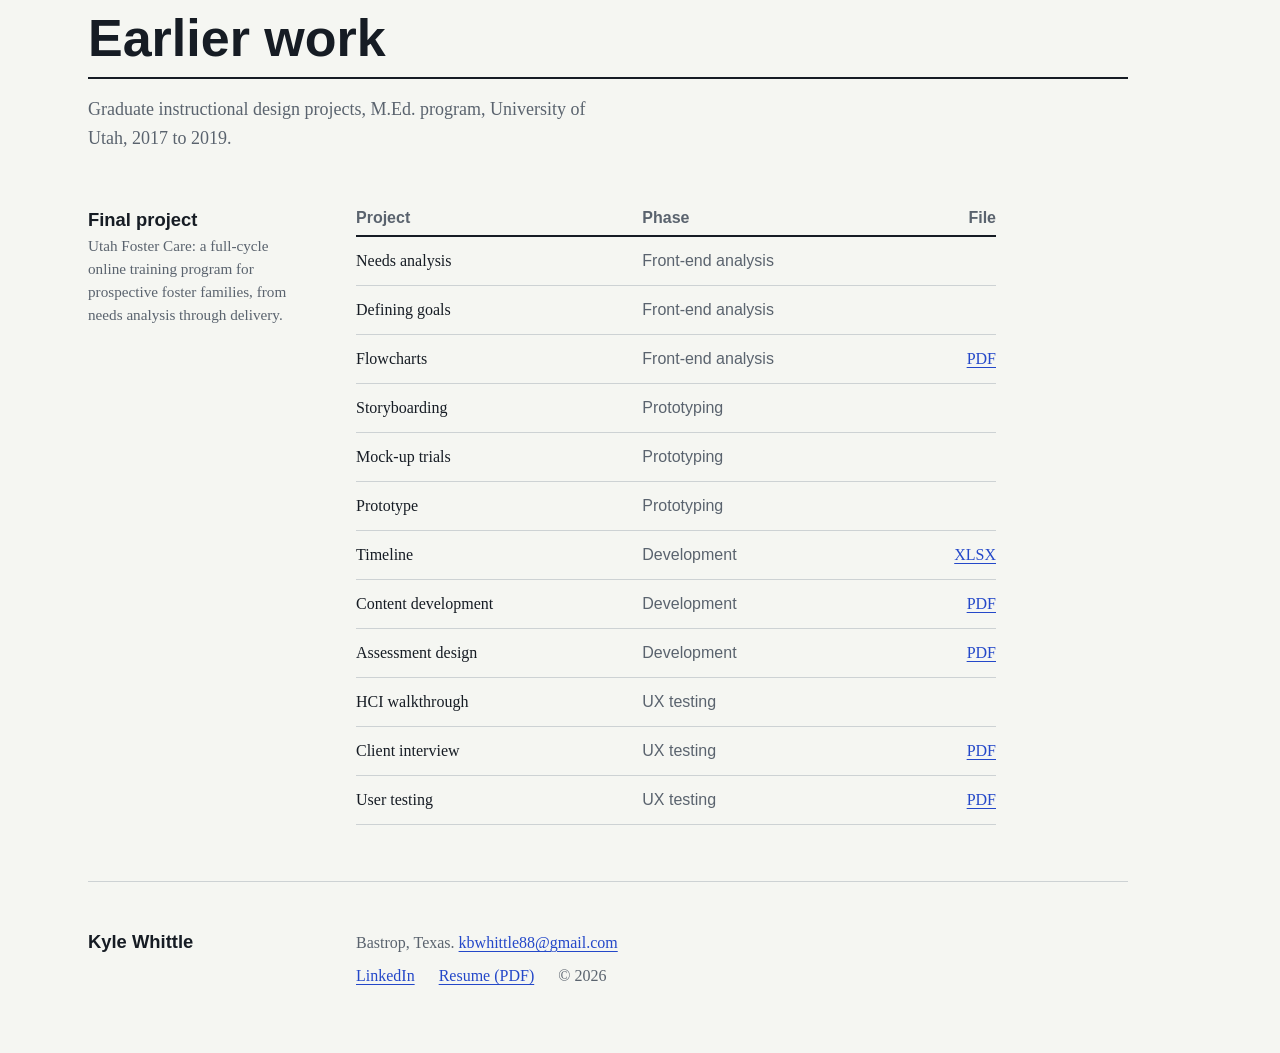
<file: portfolio.html>
<!doctype html>
<html lang="en">
  <head>
    <meta charset="utf-8">
    <meta name="viewport" content="width=device-width, initial-scale=1">
    <link rel="stylesheet" href="css/mystyle.css">
    <link rel="icon" href="images/favicon.svg" type="image/svg+xml">

    <title>Kyle Whittle: Portfolio</title>
    <meta name="description" content="Selected work from Kyle Whittle: a 4-agent AI pipeline, knowledge operations, onboarding systems, and instructional design.">
    <meta property="og:title" content="Kyle Whittle: Portfolio">
    <meta property="og:description" content="Selected work from Kyle Whittle: a 4-agent AI pipeline, knowledge operations, onboarding systems, and instructional design.">
    <meta property="og:type" content="website">
  </head>
  <body>
    <a class="skip" href="#main">Skip to content</a>

    <nav aria-label="Pages">
      <ul class="tabs">
        <li><a href="index.html">Home</a></li>
        <li><a href="about.html">About</a></li>
        <li><a href="portfolio.html" aria-current="page">Work</a></li>
        <li><a href="resume.html">Resume</a></li>
        <li><a href="contact.html">Contact</a></li>
      </ul>
    </nav>

    <div class="page"><div class="wrap">

      <header class="runhead">
        <a href="index.html" class="logo" aria-label="Kyle Whittle, home">
          <svg width="46" height="36" viewBox="0 0 46 36" aria-hidden="true" focusable="false">
            <rect x="0" y="0" width="38" height="36" rx="3" fill="#161C24"/>
            <path d="M36 5 H43 a3 3 0 0 1 3 3 V20 a3 3 0 0 1 -3 3 H36 Z" fill="#2448C9"/>
            <text x="19" y="25.5" text-anchor="middle">KW</text>
          </svg>
        </a>
        <span>Selected work</span>
      </header>

      <main id="main">

        <section class="title">
          <h1>Selected work</h1>
          <p class="lede">The systems I've built, starting with the AI work. After that, the instructional design projects from my M.Ed. that built the foundation.</p>
        </section>

        <!-- PROFESSIONAL WORK -->
        <div class="part" id="professional">
          <h2>Professional work</h2>
        </div>

        <section class="sec">
          <div class="margin">
            <h4>Entrata</h4>
            <p>Python, GitHub</p>
          </div>
          <div>
            <h3>4-agent AI pipeline</h3>
            <p>Built in Python and GitHub. Four specialized agents cut standard article updates <mark>62%</mark> (8 hours to 3, across 80% of the work) and complex drafting from <mark>14 hours to 90 minutes</mark>. That's 8+ hours per cycle back to the team.</p>
          </div>
        </section>

        <section class="sec">
          <div class="margin">
            <h4>Entrata</h4>
            <p>Zendesk</p>
          </div>
          <div>
            <h3>Knowledge base migration</h3>
            <p>Zendesk Copenhagen to Lotus migration across 3,500+ articles. <mark>60% ticket deflection</mark>, 35% faster content turnaround, and self-service up 25% year over year.</p>
          </div>
        </section>

        <section class="sec">
          <div class="margin">
            <h4>Canopy</h4>
            <p>Knowledge base, LMS, video, certification</p>
          </div>
          <div>
            <h3>Customer onboarding ecosystem</h3>
            <p>Built from scratch: knowledge base, LMS, video library, and 2 certification programs. Grew the org from 1 to 30. <mark>30% onboarding efficiency</mark> and a <mark>40% churn reduction</mark>.</p>
            <figure class="plate">
              <img src="images/cert%202.png" alt="Canopy certification program materials">
            </figure>
          </div>
        </section>

        <section class="sec">
          <div class="margin">
            <h4>Qualtrics</h4>
            <p>Skilljar</p>
          </div>
          <div>
            <h3>Experience Basecamp</h3>
            <p>On-demand learning platform on Skilljar. 70+ digitized courses on guided pathways. <mark>$1.6MM in revenue</mark> over 24 months.</p>
            <figure class="plate gallery" data-images="images/xbc.png,images/xbc.quickstart.png,images/xbc.quickstart.peak.png">
              <img src="images/xbc.png" alt="Experience Basecamp screens">
              <div class="gallery-controls">
                <button type="button" class="gallery-prev" aria-label="Previous screen">Previous</button>
                <span class="gallery-counter" aria-live="polite">1 of 3</span>
                <button type="button" class="gallery-next" aria-label="Next screen">Next</button>
              </div>
            </figure>
          </div>
        </section>

        <section class="sec">
          <div class="margin">
            <h4>Certification</h4>
            <p>Curriculum, assessments, delivery</p>
          </div>
          <div>
            <h3>Certification program design</h3>
            <p>Certification design covering curriculum, assessments, and proctor-ready delivery. Built to check real customer proficiency.</p>
            <figure class="plate">
              <img src="images/apple.training.png" alt="Certification program training materials">
            </figure>
          </div>
        </section>

        <!-- EARLIER WORK -->
        <div class="part" id="earlier">
          <h2>Earlier work</h2>
          <p>Graduate instructional design projects, M.Ed. program, University of Utah, 2017 to 2019.</p>
        </div>

        <section class="sec">
          <div class="margin">
            <h4>Final project</h4>
            <p>Utah Foster Care: a full-cycle online training program for prospective foster families, from needs analysis through delivery.</p>
          </div>
          <table class="index">
            <thead>
              <tr><th>Project</th><th>Phase</th><th>File</th></tr>
            </thead>
            <tbody>
              <tr><td>Needs analysis</td><td class="phase">Front-end analysis</td><td></td></tr>
              <tr><td>Defining goals</td><td class="phase">Front-end analysis</td><td></td></tr>
              <tr><td>Flowcharts</td><td class="phase">Front-end analysis</td><td><a href="files/analysis_flowcharts.pdf">PDF</a></td></tr>
              <tr><td>Storyboarding</td><td class="phase">Prototyping</td><td></td></tr>
              <tr><td>Mock-up trials</td><td class="phase">Prototyping</td><td></td></tr>
              <tr><td>Prototype</td><td class="phase">Prototyping</td><td></td></tr>
              <tr><td>Timeline</td><td class="phase">Development</td><td><a href="files/ufc_timeline__1_.xlsx">XLSX</a></td></tr>
              <tr><td>Content development</td><td class="phase">Development</td><td><a href="files/assignment_2_-_content_development.pdf">PDF</a></td></tr>
              <tr><td>Assessment design</td><td class="phase">Development</td><td><a href="files/assignment_3_-_evaluation_strategy.pdf">PDF</a></td></tr>
              <tr><td>HCI walkthrough</td><td class="phase">UX testing</td><td></td></tr>
              <tr><td>Client interview</td><td class="phase">UX testing</td><td><a href="files/assignment_5_-_client_interview.pdf">PDF</a></td></tr>
              <tr><td>User testing</td><td class="phase">UX testing</td><td><a href="files/user_testing_-_spring_2019.pdf">PDF</a></td></tr>
            </tbody>
          </table>
        </section>

      </main>

      <footer class="colophon">
        <div><strong>Kyle Whittle</strong></div>
        <div>
          <p>Bastrop, Texas. <a href="mailto:kbwhittle88@gmail.com">kbwhittle88@gmail.com</a></p>
          <ul>
            <li><a href="https://www.linkedin.com/in/kwhittle88" target="_blank" rel="noopener">LinkedIn</a></li>
            <li><a href="files/Kyle_Whittle_Resume_KnowledgeOps.pdf">Resume (PDF)</a></li>
            <li>&copy; 2026</li>
          </ul>
        </div>
      </footer>

    </div></div>

    <script src="js/scripts.js"></script>
  </body>
</html>
</file>
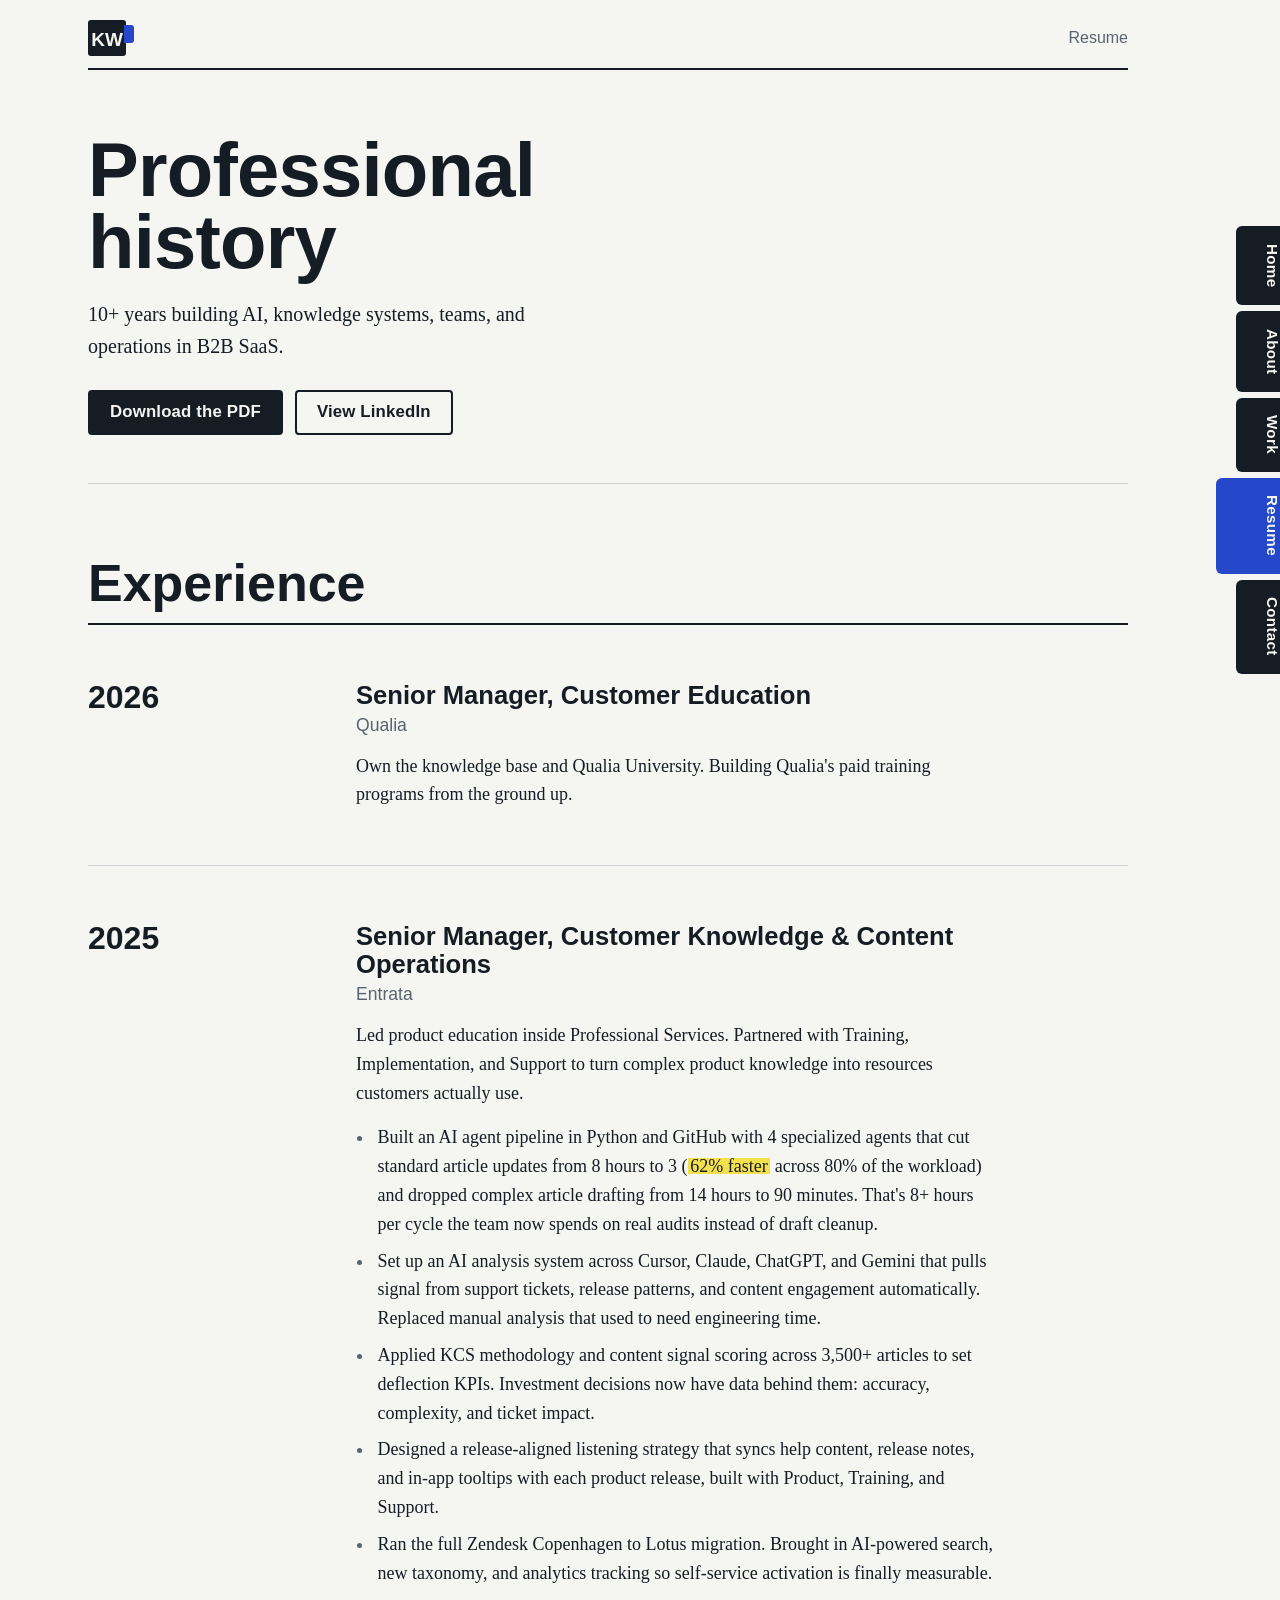
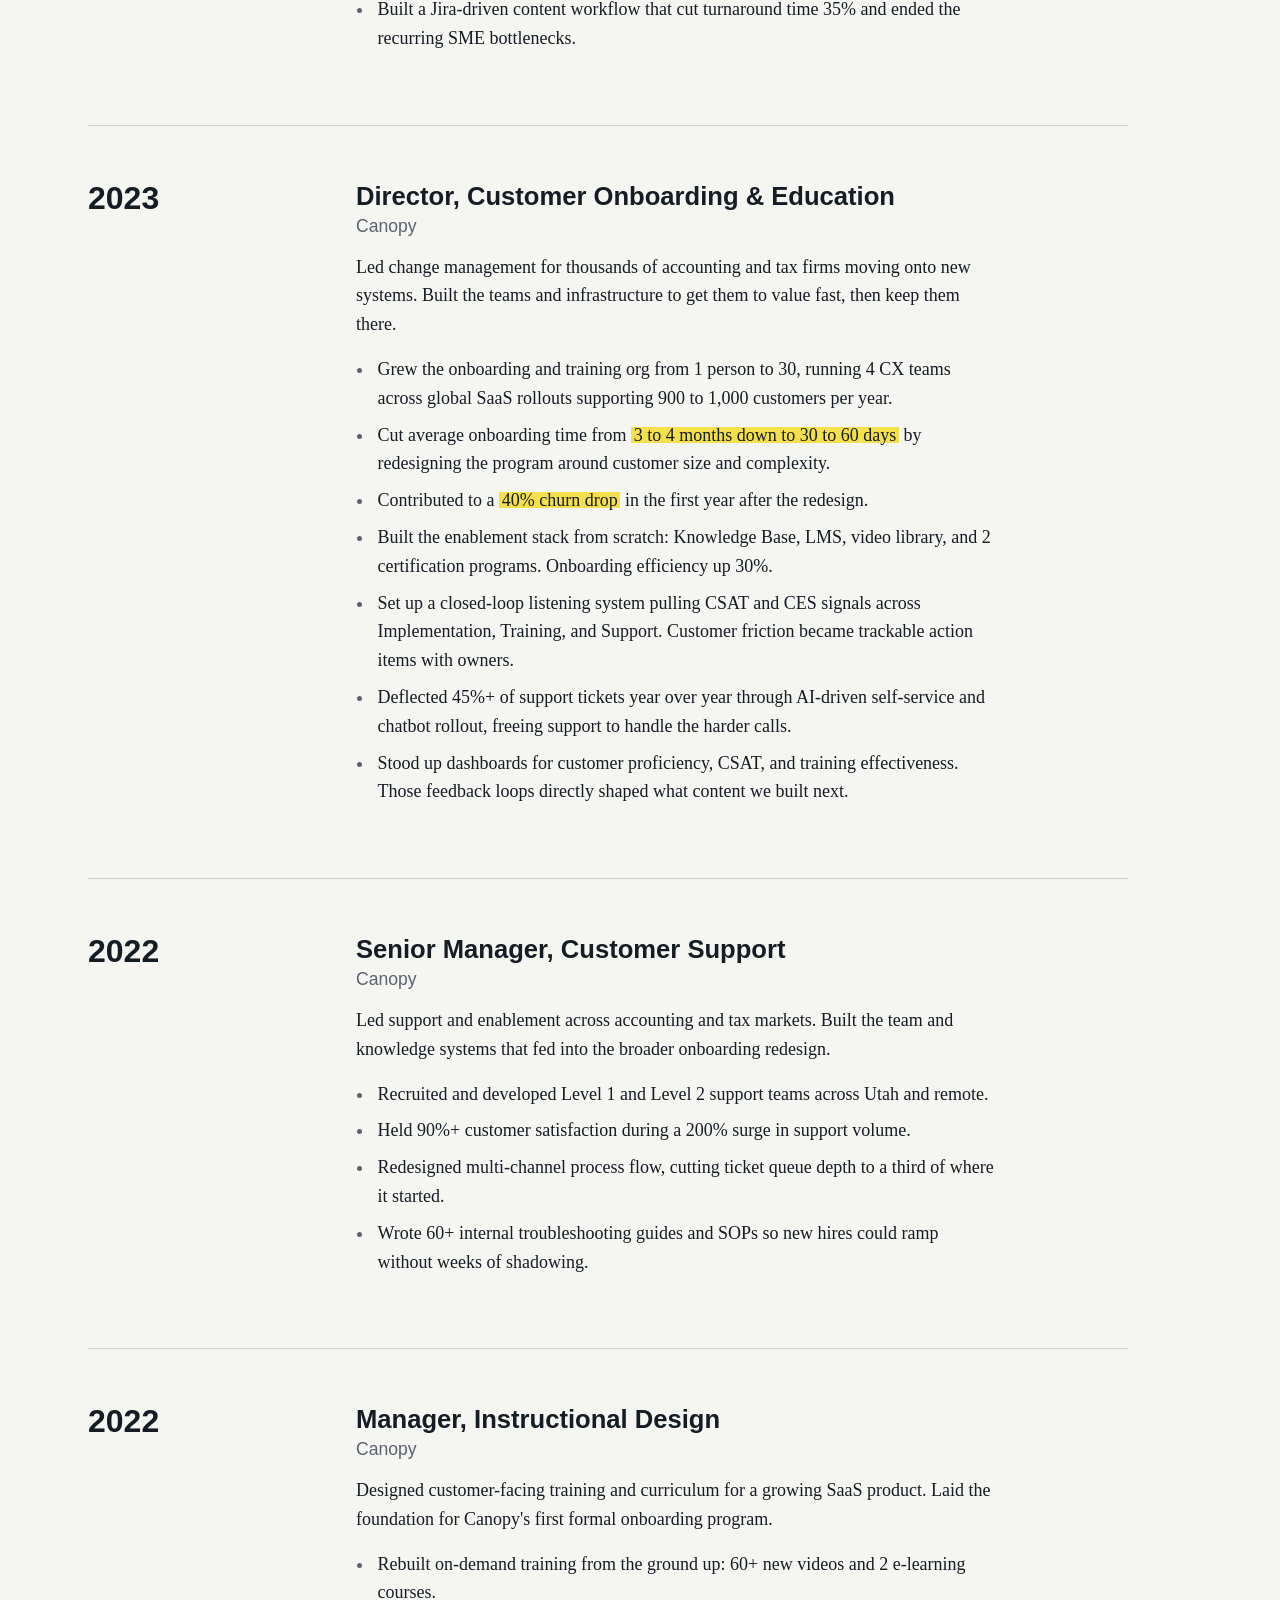
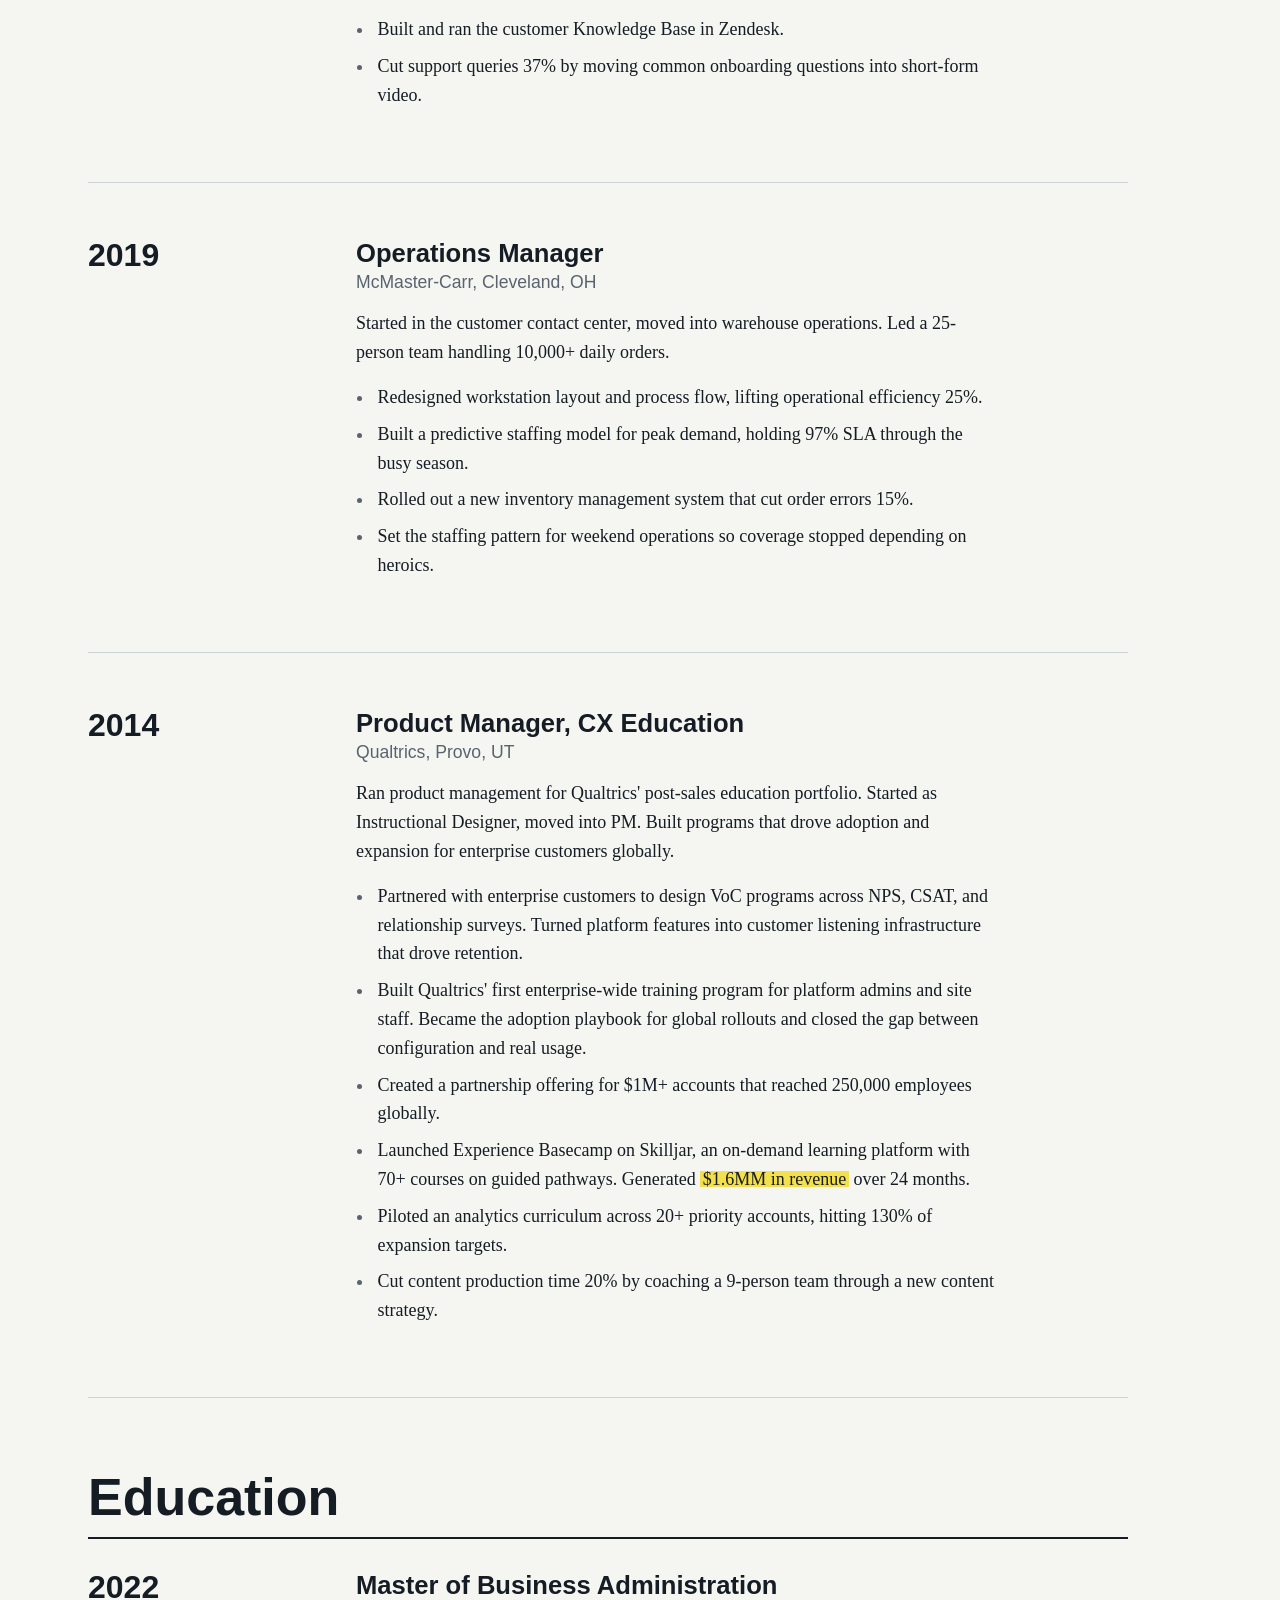
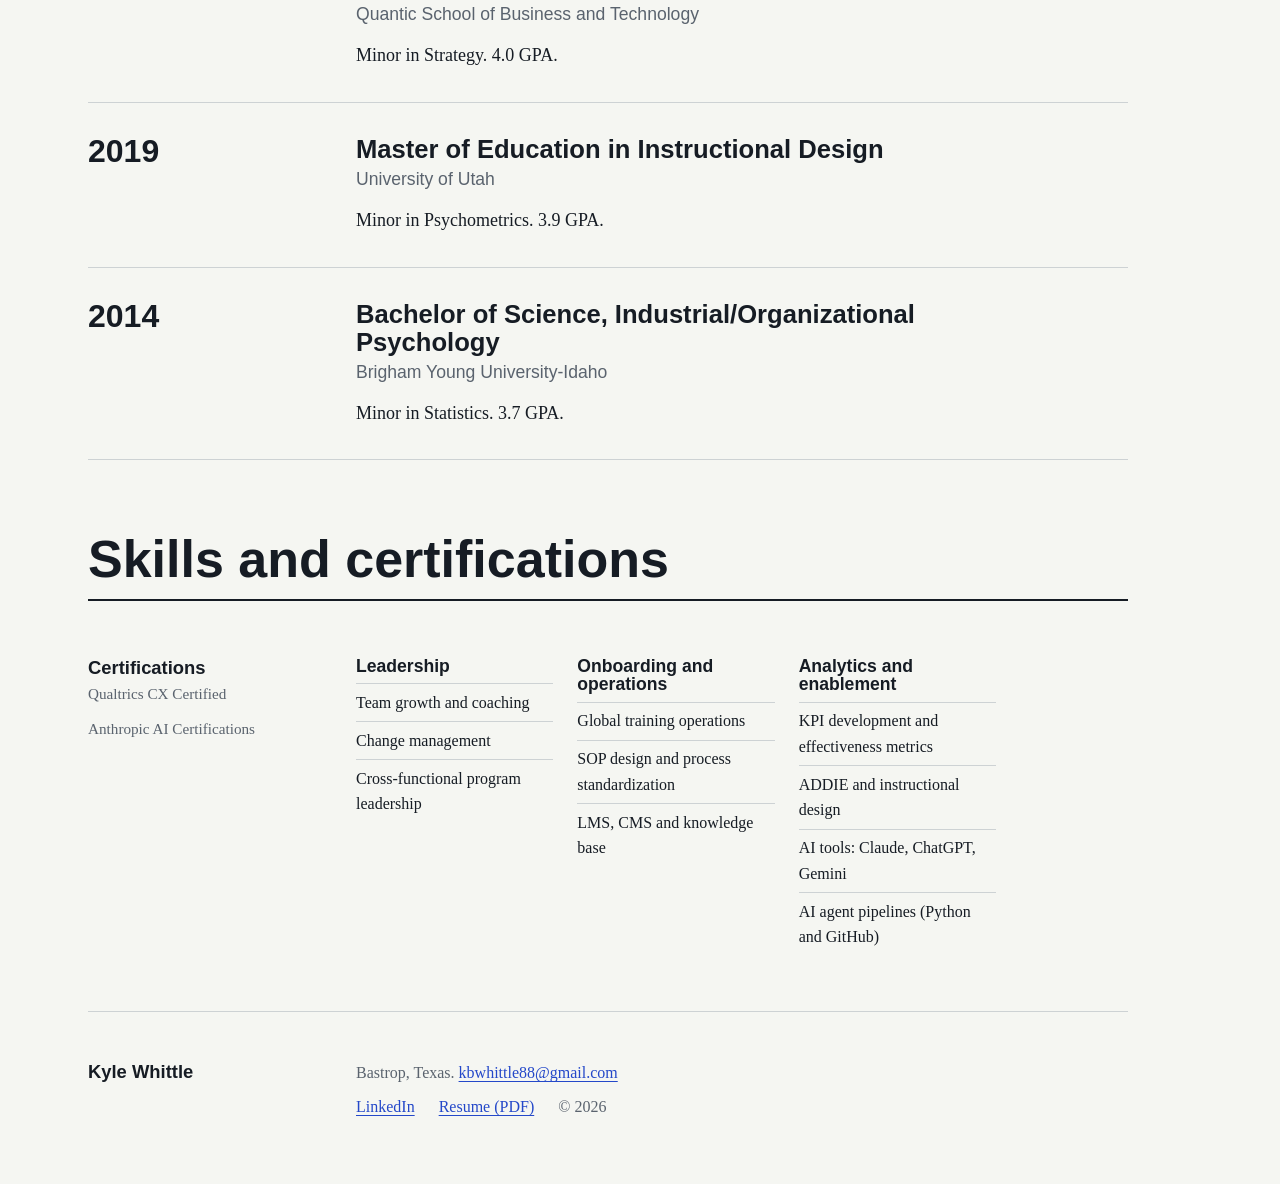
<file: resume.html>
<!doctype html>
<html lang="en">
  <head>
    <meta charset="utf-8">
    <meta name="viewport" content="width=device-width, initial-scale=1">
    <link rel="stylesheet" href="css/mystyle.css">
    <link rel="icon" href="images/favicon.svg" type="image/svg+xml">

    <title>Kyle Whittle: Resume</title>
    <meta name="description" content="Kyle Whittle's experience building AI, knowledge operations, support, and onboarding systems across 10+ years in B2B SaaS.">
    <meta property="og:title" content="Kyle Whittle: Resume">
    <meta property="og:description" content="Kyle Whittle's experience building AI, knowledge operations, support, and onboarding systems across 10+ years in B2B SaaS.">
    <meta property="og:type" content="website">
  </head>
  <body>
    <a class="skip" href="#main">Skip to content</a>

    <nav aria-label="Pages">
      <ul class="tabs">
        <li><a href="index.html">Home</a></li>
        <li><a href="about.html">About</a></li>
        <li><a href="portfolio.html">Work</a></li>
        <li><a href="resume.html" aria-current="page">Resume</a></li>
        <li><a href="contact.html">Contact</a></li>
      </ul>
    </nav>

    <div class="page"><div class="wrap">

      <header class="runhead">
        <a href="index.html" class="logo" aria-label="Kyle Whittle, home">
          <svg width="46" height="36" viewBox="0 0 46 36" aria-hidden="true" focusable="false">
            <rect x="0" y="0" width="38" height="36" rx="3" fill="#161C24"/>
            <path d="M36 5 H43 a3 3 0 0 1 3 3 V20 a3 3 0 0 1 -3 3 H36 Z" fill="#2448C9"/>
            <text x="19" y="25.5" text-anchor="middle">KW</text>
          </svg>
        </a>
        <span>Resume</span>
      </header>

      <main id="main">

        <section class="title">
          <h1>Professional history</h1>
          <p class="lede">10+ years building AI, knowledge systems, teams, and operations in B2B SaaS.</p>
          <div class="actions">
            <a href="files/Kyle_Whittle_Resume_KnowledgeOps.pdf" class="btn" download>Download the PDF</a>
            <a href="https://www.linkedin.com/in/kwhittle88" class="btn alt" target="_blank" rel="noopener">View LinkedIn</a>
          </div>
        </section>

        <!-- EXPERIENCE -->
        <div class="part">
          <h2>Experience</h2>
        </div>

        <section class="sec role">
          <div class="margin">
            <p class="year">2026</p>
          </div>
          <div>
            <h3>Senior Manager, Customer Education</h3>
            <p class="org">Qualia</p>
            <p>Own the knowledge base and Qualia University. Building Qualia's paid training programs from the ground up.</p>
          </div>
        </section>

        <section class="sec role">
          <div class="margin">
            <p class="year">2025</p>
          </div>
          <div>
            <h3>Senior Manager, Customer Knowledge &amp; Content Operations</h3>
            <p class="org">Entrata</p>
            <p>Led product education inside Professional Services. Partnered with Training, Implementation, and Support to turn complex product knowledge into resources customers actually use.</p>
            <ul class="ticks">
              <li>Built an AI agent pipeline in Python and GitHub with 4 specialized agents that cut standard article updates from 8 hours to 3 (<mark>62% faster</mark> across 80% of the workload) and dropped complex article drafting from 14 hours to 90 minutes. That's 8+ hours per cycle the team now spends on real audits instead of draft cleanup.</li>
              <li>Set up an AI analysis system across Cursor, Claude, ChatGPT, and Gemini that pulls signal from support tickets, release patterns, and content engagement automatically. Replaced manual analysis that used to need engineering time.</li>
              <li>Applied KCS methodology and content signal scoring across 3,500+ articles to set deflection KPIs. Investment decisions now have data behind them: accuracy, complexity, and ticket impact.</li>
              <li>Designed a release-aligned listening strategy that syncs help content, release notes, and in-app tooltips with each product release, built with Product, Training, and Support.</li>
              <li>Ran the full Zendesk Copenhagen to Lotus migration. Brought in AI-powered search, new taxonomy, and analytics tracking so self-service activation is finally measurable.</li>
              <li>Built a Jira-driven content workflow that cut turnaround time 35% and ended the recurring SME bottlenecks.</li>
            </ul>
          </div>
        </section>

        <section class="sec role">
          <div class="margin">
            <p class="year">2023</p>
          </div>
          <div>
            <h3>Director, Customer Onboarding &amp; Education</h3>
            <p class="org">Canopy</p>
            <p>Led change management for thousands of accounting and tax firms moving onto new systems. Built the teams and infrastructure to get them to value fast, then keep them there.</p>
            <ul class="ticks">
              <li>Grew the onboarding and training org from 1 person to 30, running 4 CX teams across global SaaS rollouts supporting 900 to 1,000 customers per year.</li>
              <li>Cut average onboarding time from <mark>3 to 4 months down to 30 to 60 days</mark> by redesigning the program around customer size and complexity.</li>
              <li>Contributed to a <mark>40% churn drop</mark> in the first year after the redesign.</li>
              <li>Built the enablement stack from scratch: Knowledge Base, LMS, video library, and 2 certification programs. Onboarding efficiency up 30%.</li>
              <li>Set up a closed-loop listening system pulling CSAT and CES signals across Implementation, Training, and Support. Customer friction became trackable action items with owners.</li>
              <li>Deflected 45%+ of support tickets year over year through AI-driven self-service and chatbot rollout, freeing support to handle the harder calls.</li>
              <li>Stood up dashboards for customer proficiency, CSAT, and training effectiveness. Those feedback loops directly shaped what content we built next.</li>
            </ul>
          </div>
        </section>

        <section class="sec role">
          <div class="margin">
            <p class="year">2022</p>
          </div>
          <div>
            <h3>Senior Manager, Customer Support</h3>
            <p class="org">Canopy</p>
            <p>Led support and enablement across accounting and tax markets. Built the team and knowledge systems that fed into the broader onboarding redesign.</p>
            <ul class="ticks">
              <li>Recruited and developed Level 1 and Level 2 support teams across Utah and remote.</li>
              <li>Held 90%+ customer satisfaction during a 200% surge in support volume.</li>
              <li>Redesigned multi-channel process flow, cutting ticket queue depth to a third of where it started.</li>
              <li>Wrote 60+ internal troubleshooting guides and SOPs so new hires could ramp without weeks of shadowing.</li>
            </ul>
          </div>
        </section>

        <section class="sec role">
          <div class="margin">
            <p class="year">2022</p>
          </div>
          <div>
            <h3>Manager, Instructional Design</h3>
            <p class="org">Canopy</p>
            <p>Designed customer-facing training and curriculum for a growing SaaS product. Laid the foundation for Canopy's first formal onboarding program.</p>
            <ul class="ticks">
              <li>Rebuilt on-demand training from the ground up: 60+ new videos and 2 e-learning courses.</li>
              <li>Built and ran the customer Knowledge Base in Zendesk.</li>
              <li>Cut support queries 37% by moving common onboarding questions into short-form video.</li>
            </ul>
          </div>
        </section>

        <section class="sec role">
          <div class="margin">
            <p class="year">2019</p>
          </div>
          <div>
            <h3>Operations Manager</h3>
            <p class="org">McMaster-Carr, Cleveland, OH</p>
            <p>Started in the customer contact center, moved into warehouse operations. Led a 25-person team handling 10,000+ daily orders.</p>
            <ul class="ticks">
              <li>Redesigned workstation layout and process flow, lifting operational efficiency 25%.</li>
              <li>Built a predictive staffing model for peak demand, holding 97% SLA through the busy season.</li>
              <li>Rolled out a new inventory management system that cut order errors 15%.</li>
              <li>Set the staffing pattern for weekend operations so coverage stopped depending on heroics.</li>
            </ul>
          </div>
        </section>

        <section class="sec role">
          <div class="margin">
            <p class="year">2014</p>
          </div>
          <div>
            <h3>Product Manager, CX Education</h3>
            <p class="org">Qualtrics, Provo, UT</p>
            <p>Ran product management for Qualtrics' post-sales education portfolio. Started as Instructional Designer, moved into PM. Built programs that drove adoption and expansion for enterprise customers globally.</p>
            <ul class="ticks">
              <li>Partnered with enterprise customers to design VoC programs across NPS, CSAT, and relationship surveys. Turned platform features into customer listening infrastructure that drove retention.</li>
              <li>Built Qualtrics' first enterprise-wide training program for platform admins and site staff. Became the adoption playbook for global rollouts and closed the gap between configuration and real usage.</li>
              <li>Created a partnership offering for $1M+ accounts that reached 250,000 employees globally.</li>
              <li>Launched Experience Basecamp on Skilljar, an on-demand learning platform with 70+ courses on guided pathways. Generated <mark>$1.6MM in revenue</mark> over 24 months.</li>
              <li>Piloted an analytics curriculum across 20+ priority accounts, hitting 130% of expansion targets.</li>
              <li>Cut content production time 20% by coaching a 9-person team through a new content strategy.</li>
            </ul>
          </div>
        </section>

        <!-- EDUCATION -->
        <div class="part">
          <h2>Education</h2>
        </div>

        <section class="sec tight role">
          <div class="margin"><p class="year">2022</p></div>
          <div>
            <h3>Master of Business Administration</h3>
            <p class="org">Quantic School of Business and Technology</p>
            <p>Minor in Strategy. 4.0 GPA.</p>
          </div>
        </section>

        <section class="sec tight role">
          <div class="margin"><p class="year">2019</p></div>
          <div>
            <h3>Master of Education in Instructional Design</h3>
            <p class="org">University of Utah</p>
            <p>Minor in Psychometrics. 3.9 GPA.</p>
          </div>
        </section>

        <section class="sec tight role">
          <div class="margin"><p class="year">2014</p></div>
          <div>
            <h3>Bachelor of Science, Industrial/Organizational Psychology</h3>
            <p class="org">Brigham Young University-Idaho</p>
            <p>Minor in Statistics. 3.7 GPA.</p>
          </div>
        </section>

        <!-- SKILLS -->
        <div class="part">
          <h2>Skills and certifications</h2>
        </div>

        <section class="sec">
          <div class="margin">
            <h4>Certifications</h4>
            <p>Qualtrics CX Certified</p>
            <p>Anthropic AI Certifications</p>
          </div>
          <div class="skills">
            <div>
              <h4>Leadership</h4>
              <ul>
                <li>Team growth and coaching</li>
                <li>Change management</li>
                <li>Cross-functional program leadership</li>
              </ul>
            </div>
            <div>
              <h4>Onboarding and operations</h4>
              <ul>
                <li>Global training operations</li>
                <li>SOP design and process standardization</li>
                <li>LMS, CMS and knowledge base</li>
              </ul>
            </div>
            <div>
              <h4>Analytics and enablement</h4>
              <ul>
                <li>KPI development and effectiveness metrics</li>
                <li>ADDIE and instructional design</li>
                <li>AI tools: Claude, ChatGPT, Gemini</li>
                <li>AI agent pipelines (Python and GitHub)</li>
              </ul>
            </div>
          </div>
        </section>

      </main>

      <footer class="colophon">
        <div><strong>Kyle Whittle</strong></div>
        <div>
          <p>Bastrop, Texas. <a href="mailto:kbwhittle88@gmail.com">kbwhittle88@gmail.com</a></p>
          <ul>
            <li><a href="https://www.linkedin.com/in/kwhittle88" target="_blank" rel="noopener">LinkedIn</a></li>
            <li><a href="files/Kyle_Whittle_Resume_KnowledgeOps.pdf">Resume (PDF)</a></li>
            <li>&copy; 2026</li>
          </ul>
        </div>
      </footer>

    </div></div>
  </body>
</html>
</file>
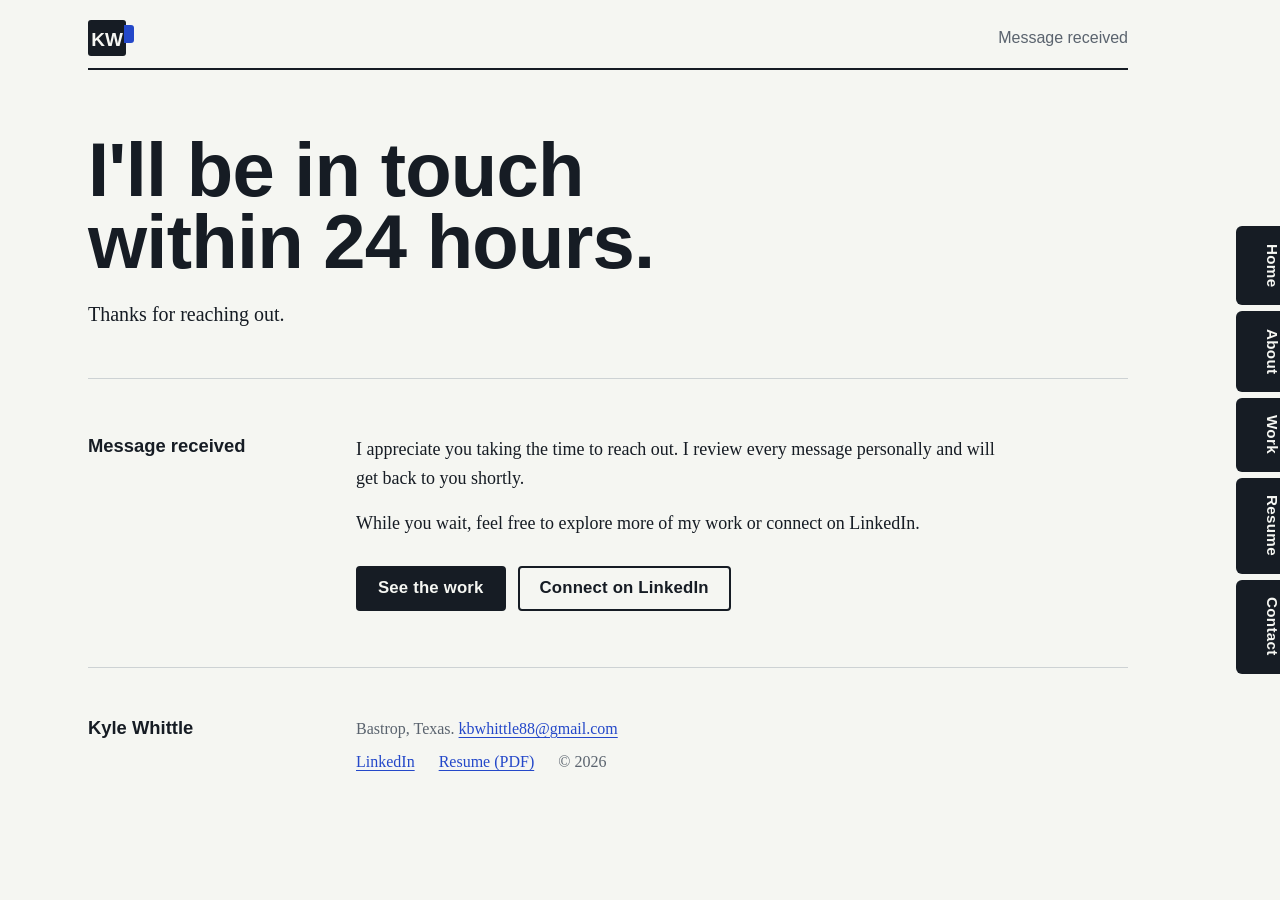
<file: thankyou.html>
<!doctype html>
<html lang="en">
  <head>
    <meta charset="utf-8">
    <meta name="viewport" content="width=device-width, initial-scale=1">
    <meta name="robots" content="noindex">
    <link rel="stylesheet" href="css/mystyle.css">
    <link rel="icon" href="images/favicon.svg" type="image/svg+xml">

    <title>Kyle Whittle: Message Received</title>
  </head>
  <body>
    <a class="skip" href="#main">Skip to content</a>

    <nav aria-label="Pages">
      <ul class="tabs">
        <li><a href="index.html">Home</a></li>
        <li><a href="about.html">About</a></li>
        <li><a href="portfolio.html">Work</a></li>
        <li><a href="resume.html">Resume</a></li>
        <li><a href="contact.html">Contact</a></li>
      </ul>
    </nav>

    <div class="page"><div class="wrap">

      <header class="runhead">
        <a href="index.html" class="logo" aria-label="Kyle Whittle, home">
          <svg width="46" height="36" viewBox="0 0 46 36" aria-hidden="true" focusable="false">
            <rect x="0" y="0" width="38" height="36" rx="3" fill="#161C24"/>
            <path d="M36 5 H43 a3 3 0 0 1 3 3 V20 a3 3 0 0 1 -3 3 H36 Z" fill="#2448C9"/>
            <text x="19" y="25.5" text-anchor="middle">KW</text>
          </svg>
        </a>
        <span>Message received</span>
      </header>

      <main id="main">

        <section class="title">
          <h1>I'll be in touch within 24 hours.</h1>
          <p class="lede">Thanks for reaching out.</p>
        </section>

        <section class="sec">
          <div class="margin">
            <h4>Message received</h4>
          </div>
          <div>
            <p>I appreciate you taking the time to reach out. I review every message personally and will get back to you shortly.</p>
            <p>While you wait, feel free to explore more of my work or connect on LinkedIn.</p>
            <div class="actions">
              <a href="portfolio.html" class="btn">See the work</a>
              <a href="https://www.linkedin.com/in/kwhittle88" target="_blank" rel="noopener" class="btn alt">Connect on LinkedIn</a>
            </div>
          </div>
        </section>

      </main>

      <footer class="colophon">
        <div><strong>Kyle Whittle</strong></div>
        <div>
          <p>Bastrop, Texas. <a href="mailto:kbwhittle88@gmail.com">kbwhittle88@gmail.com</a></p>
          <ul>
            <li><a href="https://www.linkedin.com/in/kwhittle88" target="_blank" rel="noopener">LinkedIn</a></li>
            <li><a href="files/Kyle_Whittle_Resume_KnowledgeOps.pdf">Resume (PDF)</a></li>
            <li>&copy; 2026</li>
          </ul>
        </div>
      </footer>

    </div></div>
  </body>
</html>
</file>
<file: css/mystyle.css>
/* Kyle Whittle portfolio: "field manual"
   Every page is a manual page. A narrow margin column holds dates, sources
   and notes; the text column holds the work. Thumb-index tabs on the right
   edge are the navigation. System fonts only, so the site works offline. */

:root {
  --paper:    #F5F6F2;
  --ink:      #161C24;
  --graphite: #5A636E;
  --rule:     #CDD2D4;
  --blue:     #2448C9;
  --blue-dk:  #1A379F;
  --hl:       #F4E04D;
  --white:    #FFFFFF;

  --head: "Avenir Next Condensed", "Roboto Condensed", "Arial Narrow", sans-serif-condensed, sans-serif;
  --body: Charter, "Bitstream Charter", "Iowan Old Style", Georgia, serif;

  --tab-w:  64px;
  --gutter: clamp(1rem, 5vw, 4rem);
  --margin-col: 220px;
  --text-col: 640px;
}

*, *::before, *::after { box-sizing: border-box; }

html { scroll-behavior: smooth; }
@media (prefers-reduced-motion: reduce) { html { scroll-behavior: auto; } }

body {
  margin: 0;
  background: var(--paper);
  color: var(--ink);
  font: 1.125rem/1.6 var(--body);
  -webkit-font-smoothing: antialiased;
}

img { max-width: 100%; height: auto; display: block; }
h1, h2, h3, h4 { font-family: var(--head); line-height: 1.05; margin: 0; }
p { margin: 0 0 1rem; }
p:last-child { margin-bottom: 0; }

a { color: var(--blue); text-underline-offset: 0.18em; text-decoration-thickness: 1px; }
a:hover { color: var(--blue-dk); text-decoration-thickness: 2px; }
:focus-visible { outline: 2px solid var(--blue); outline-offset: 3px; }

.skip { position: absolute; left: -999px; top: 0; background: var(--ink); color: var(--paper); padding: .5rem 1rem; z-index: 20; }
.skip:focus { left: 1rem; }

/* ---------- Thumb-index tabs ---------- */
.tabs {
  position: fixed; top: 0; right: 0; z-index: 10;
  height: 100vh; width: var(--tab-w);
  display: flex; flex-direction: column; justify-content: center; gap: 6px;
  margin: 0; padding: 0; list-style: none;
}
.tabs a {
  display: block; writing-mode: vertical-rl;
  width: 44px; margin-left: 20px; padding: 1.1rem 0;
  background: var(--ink); color: var(--paper);
  border-radius: 6px 0 0 6px;
  font: 600 .95rem/1 var(--head); letter-spacing: .02em;
  text-align: center; text-decoration: none;
  transition: margin-left .15s, width .15s;
}
.tabs a:hover { color: var(--paper); margin-left: 12px; width: 52px; }
.tabs a[aria-current] { background: var(--blue); margin-left: 0; width: var(--tab-w); }

/* ---------- Page frame ---------- */
.page { margin-right: var(--tab-w); padding: 0 var(--gutter); }
.wrap { max-width: 1040px; margin: 0 auto; }

.runhead {
  display: flex; justify-content: space-between; align-items: center; gap: 1rem;
  padding: 1.25rem 0 .75rem; border-bottom: 2px solid var(--ink);
  font: 600 1rem/1.2 var(--head);
}
.runhead a { color: var(--ink); text-decoration: none; }
.logo { display: block; flex-shrink: 0; line-height: 0; }
.logo text { font: 700 19px var(--head); fill: var(--paper); }
.logo:hover rect { fill: var(--blue); }
.logo:hover path { fill: var(--ink); }
.runhead span { color: var(--graphite); font-weight: 500; text-align: right; }

/* ---------- Home cover ---------- */
.cover {
  display: grid; grid-template-columns: 1.4fr 1fr; gap: 4rem;
  padding: 4.5rem 0 5rem; border-bottom: 1px solid var(--rule);
}
.cover h1 { font-size: clamp(3.25rem, 8vw, 6.25rem); font-weight: 700; line-height: .92; letter-spacing: -.015em; margin-bottom: 1.75rem; }
.cover .lede { max-width: 34ch; font-size: 1.25rem; }
.cover .where { color: var(--graphite); font-size: 1rem; max-width: 40ch; }

.contents { align-self: end; }
.contents h2 { font-size: 1.25rem; font-weight: 600; margin-bottom: .75rem; padding-bottom: .5rem; border-bottom: 2px solid var(--ink); }
.contents ol { list-style: none; margin: 0; padding: 0; }
.contents a {
  display: flex; align-items: baseline; gap: .5rem;
  padding: .7rem 0; border-bottom: 1px solid var(--rule);
  color: var(--ink); text-decoration: none;
}
.contents a::after { content: ""; flex: 1; order: 1; border-bottom: 1px dotted var(--graphite); }
.contents .pg { order: 2; color: var(--graphite); font: 500 1rem var(--head); }
.contents a:hover { color: var(--blue); }

/* ---------- Inner page title ---------- */
.title { padding: 4rem 0 3rem; border-bottom: 1px solid var(--rule); }
.title h1 { font-size: clamp(2.75rem, 6.5vw, 4.75rem); font-weight: 700; line-height: .95; letter-spacing: -.01em; margin-bottom: 1.25rem; max-width: 16ch; }
.title .lede { font-size: 1.25rem; max-width: 46ch; }

/* ---------- Manual section: margin column + text column ---------- */
.sec {
  display: grid; grid-template-columns: var(--margin-col) minmax(0, var(--text-col)); gap: 3rem;
  padding: 3.5rem 0; border-bottom: 1px solid var(--rule);
}
.sec.tight { padding: 2rem 0; }
.margin { font-size: .95rem; line-height: 1.5; color: var(--graphite); }
.margin h4 { font-size: 1.15rem; font-weight: 600; line-height: 1.2; color: var(--ink); margin-bottom: .25rem; }
.margin p { margin-bottom: .75rem; }
.sec h2 { font-size: 2.5rem; font-weight: 700; margin-bottom: 1.5rem; }
.sec h3 { font-size: 1.6rem; font-weight: 700; line-height: 1.1; margin-bottom: 1rem; }

.part { padding: 4.5rem 0 0; }
.part h2 { font-size: clamp(2.25rem, 5vw, 3.25rem); font-weight: 700; padding-bottom: .75rem; border-bottom: 2px solid var(--ink); }
.part p { color: var(--graphite); margin: 1rem 0 0; max-width: 60ch; }

/* Results get the highlighter. Use it only on outcomes. */
mark {
  background: linear-gradient(transparent 12%, var(--hl) 12%, var(--hl) 88%, transparent 88%);
  color: inherit; padding: 0 .15em;
  -webkit-print-color-adjust: exact; print-color-adjust: exact;
}

/* Procedure entry: Problem / Approach / Result */
.entry { display: grid; grid-template-columns: 110px 1fr; gap: .25rem 1.5rem; margin: 0; }
.entry dt { font: 600 1.05rem/1.6 var(--head); color: var(--graphite); }
.entry dd { margin: 0 0 1.25rem; }
.entry dd:last-child { margin-bottom: 0; }

/* Field note: testimonial in the margin */
.note { margin: 2.5rem 0 0; padding-left: 1rem; border-left: 3px solid var(--blue); color: var(--ink); font-style: italic; }
.note:first-child { margin-top: 0; }
.note cite { display: block; margin-top: .5rem; font: normal 600 .95rem/1.3 var(--head); color: var(--graphite); }

/* Key figures */
.figures { width: 100%; border-collapse: collapse; }
.figures td { padding: .9rem 0; border-bottom: 1px solid var(--rule); vertical-align: baseline; }
.figures tr:first-child td { padding-top: 0; }
.figures .num { width: 8.5rem; padding-right: 1rem; font: 700 2rem/1 var(--head); white-space: nowrap; }

/* Lists in the text column */
.ticks { margin: 0 0 1rem; padding-left: 1.1rem; }
.ticks li { margin-bottom: .5rem; padding-left: .25rem; }
.ticks li::marker { color: var(--graphite); }

/* Figures and images */
.plate { margin: 1.75rem 0 0; }
.plate img { border: 1px solid var(--rule); background: var(--white); }
.plate figcaption { margin-top: .5rem; font-size: .95rem; color: var(--graphite); }
.portrait { border: 1px solid var(--rule); background: var(--white); margin-bottom: 1.25rem; max-width: 220px; }

.gallery-controls { display: flex; align-items: center; gap: .75rem; margin-top: .5rem; font: 500 1rem var(--head); color: var(--graphite); }
.gallery-controls button {
  font: 600 1rem var(--head); color: var(--ink); background: var(--white);
  border: 1px solid var(--rule); border-radius: 4px; padding: .3rem .7rem; cursor: pointer;
}
.gallery-controls button:hover { border-color: var(--ink); }

/* Index table (earlier work) */
.index { width: 100%; border-collapse: collapse; font-size: 1rem; }
.index th { text-align: left; font: 600 1rem var(--head); color: var(--graphite); padding: 0 1rem .5rem 0; border-bottom: 2px solid var(--ink); }
.index td { padding: .7rem 1rem .7rem 0; border-bottom: 1px solid var(--rule); vertical-align: top; }
.index td:last-child, .index th:last-child { padding-right: 0; text-align: right; white-space: nowrap; }
.index .phase { color: var(--graphite); font-family: var(--head); white-space: nowrap; }
.index .desc { display: block; color: var(--graphite); font-size: .95rem; margin-top: .2rem; }

/* Resume log */
.role h3 { margin-bottom: .35rem; }
.role .org { font: 500 1.1rem var(--head); color: var(--graphite); margin-bottom: 1rem; }
.year { font: 700 2rem/1 var(--head); color: var(--ink); margin-bottom: .35rem; }
.skills { display: grid; grid-template-columns: repeat(3, 1fr); gap: 1.5rem; }
.skills h4 { font-size: 1.1rem; font-weight: 600; margin-bottom: .5rem; }
.skills ul { margin: 0; padding: 0; list-style: none; font-size: 1rem; }
.skills li { padding: .35rem 0; border-top: 1px solid var(--rule); }

/* Buttons */
.actions { display: flex; flex-wrap: wrap; gap: .75rem; margin-top: 1.75rem; }
.btn {
  display: inline-block; padding: .75rem 1.25rem;
  background: var(--ink); color: var(--paper); border: 2px solid var(--ink); border-radius: 4px;
  font: 600 1.05rem/1 var(--head); letter-spacing: .01em; text-decoration: none; cursor: pointer;
}
.btn:hover { background: var(--blue); border-color: var(--blue); color: var(--white); }
.btn.alt { background: transparent; color: var(--ink); }
.btn.alt:hover { background: var(--ink); color: var(--paper); border-color: var(--ink); }

/* Form */
.field { margin-bottom: 1.25rem; }
.field label { display: block; margin-bottom: .35rem; font: 600 1.05rem var(--head); }
.field input, .field select, .field textarea {
  width: 100%; padding: .7rem .8rem;
  font: 1.05rem/1.4 var(--body); color: var(--ink);
  background: var(--white); border: 1px solid var(--graphite); border-radius: 4px;
}
.field textarea { resize: vertical; min-height: 9rem; }
.field input:focus, .field select:focus, .field textarea:focus { outline: 2px solid var(--blue); outline-offset: 1px; border-color: var(--blue); }
.count { margin: .35rem 0 0; font: 500 .95rem var(--head); color: var(--graphite); }
.two { display: grid; grid-template-columns: 1fr 1fr; gap: 0 1.25rem; }

/* Colophon (footer) */
.colophon {
  display: grid; grid-template-columns: var(--margin-col) minmax(0, var(--text-col)); gap: 3rem;
  padding: 3rem 0 4rem; font-size: 1rem; color: var(--graphite);
}
.colophon strong { font: 600 1.15rem var(--head); color: var(--ink); }
.colophon ul { list-style: none; margin: 0; padding: 0; display: flex; flex-wrap: wrap; gap: .25rem 1.5rem; }
.colophon p { margin-bottom: .5rem; }

/* ---------- Phone and small tablet ---------- */
@media (max-width: 760px) {
  .tabs {
    position: sticky; top: 0; flex-direction: row;
    width: 100%; height: auto; gap: 4px; padding: 0 1rem;
    background: var(--paper); border-bottom: 3px solid var(--blue);
  }
  .tabs li { flex: 1; }
  .tabs a { writing-mode: horizontal-tb; width: auto; margin: .6rem 0 0; padding: .7rem .25rem; border-radius: 6px 6px 0 0; font-size: .9rem; }
  .tabs a:hover { width: auto; margin: .6rem 0 0; }
  .tabs a[aria-current] { width: auto; margin: 0; padding-top: 1.3rem; }

  .page { margin-right: 0; padding: 0 1rem; }
  .runhead { padding-top: 1rem; }
  .cover { grid-template-columns: 1fr; gap: 2.5rem; padding: 2.5rem 0 3rem; }
  .title { padding: 2.5rem 0 2rem; }
  .sec, .colophon { grid-template-columns: 1fr; gap: 1.5rem; }
  .sec { padding: 2.5rem 0; }
  .sec h2 { font-size: 2rem; }
  .entry { grid-template-columns: 1fr; }
  .figures .num { width: 6.5rem; font-size: 1.6rem; }
  .sec > .margin.after { order: 2; }
  .entry dd { margin-bottom: 1rem; }
  .note { margin-top: 1.5rem; }
  .portrait { max-width: 160px; }
  .skills, .two { grid-template-columns: 1fr; }
  .index .phase { white-space: normal; }
}

@media (prefers-reduced-motion: reduce) { .tabs a { transition: none; } }

@media print {
  .tabs, .skip, .actions, form { display: none; }
  .page { margin: 0; }
  body { background: #fff; }
}
</file>
